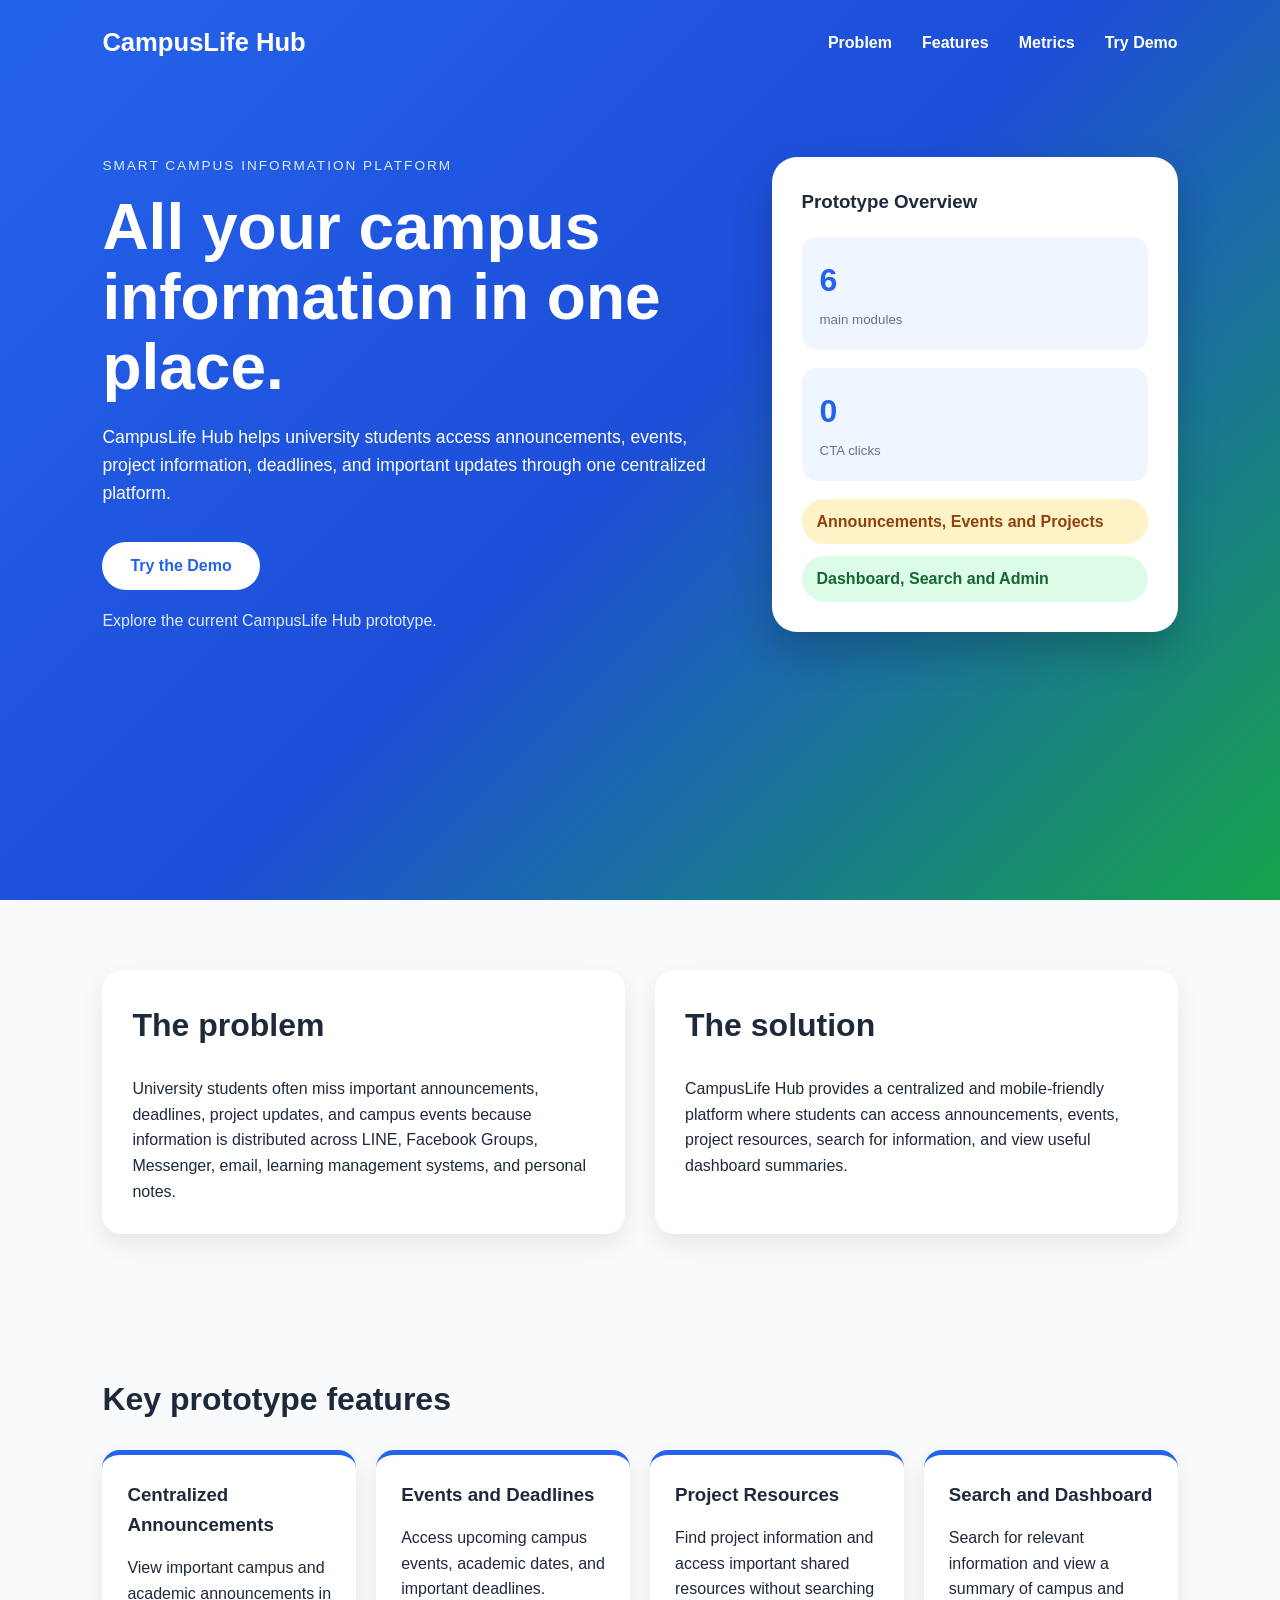
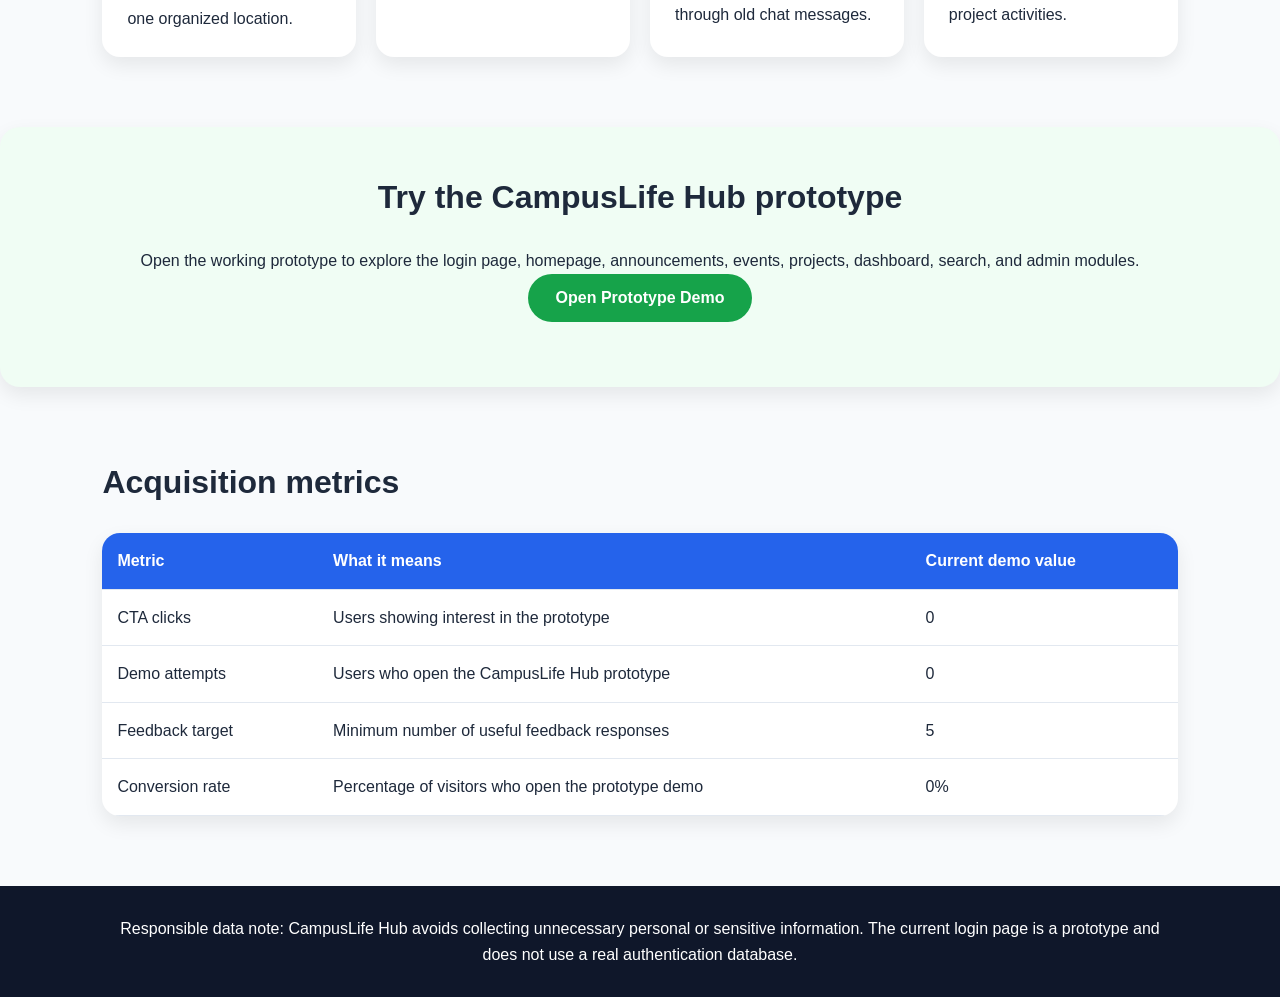
<file: landing-page/index.html>
<!DOCTYPE html>
<html lang="en">
<head>
  <meta charset="UTF-8" />
  <meta name="viewport" content="width=device-width, initial-scale=1.0" />
  <title>CampusLife Hub</title>
  <link rel="stylesheet" href="style.css" />
</head>

<body>
  <header class="hero">
    <nav class="nav">
      <div class="brand">CampusLife Hub</div>

      <div class="nav-links">
        <a href="#problem">Problem</a>
        <a href="#features">Features</a>
        <a href="#metrics">Metrics</a>
        <a href="#try">Try Demo</a>
      </div>
    </nav>

    <section class="hero-content">
      <div class="hero-text">
        <p class="eyebrow">Smart campus information platform</p>

        <h1>All your campus information in one place.</h1>

        <p class="subtitle">
          CampusLife Hub helps university students access announcements,
          events, project information, deadlines, and important updates
          through one centralized platform.
        </p>

        <button id="ctaButton" class="primary-btn">
          Try the Demo
        </button>

        <p class="small-note">
          Explore the current CampusLife Hub prototype.
        </p>
      </div>

      <div class="demo-card">
        <h3>Prototype Overview</h3>

        <div class="metric">
          <span id="reportsCount">6</span>
          <small>main modules</small>
        </div>

        <div class="metric">
          <span id="ctaCount">0</span>
          <small>CTA clicks</small>
        </div>

        <div class="status pending">
          Announcements, Events and Projects
        </div>

        <div class="status resolved">
          Dashboard, Search and Admin
        </div>
      </div>
    </section>
  </header>

  <main>
    <section id="problem" class="section grid-two">
      <div>
        <h2>The problem</h2>

        <p>
          University students often miss important announcements,
          deadlines, project updates, and campus events because information
          is distributed across LINE, Facebook Groups, Messenger, email,
          learning management systems, and personal notes.
        </p>
      </div>

      <div>
        <h2>The solution</h2>

        <p>
          CampusLife Hub provides a centralized and mobile-friendly platform
          where students can access announcements, events, project resources,
          search for information, and view useful dashboard summaries.
        </p>
      </div>
    </section>

    <section id="features" class="section">
      <h2>Key prototype features</h2>

      <div class="cards">
        <article>
          <h3>Centralized Announcements</h3>
          <p>
            View important campus and academic announcements in one organized
            location.
          </p>
        </article>

        <article>
          <h3>Events and Deadlines</h3>
          <p>
            Access upcoming campus events, academic dates, and important
            deadlines.
          </p>
        </article>

        <article>
          <h3>Project Resources</h3>
          <p>
            Find project information and access important shared resources
            without searching through old chat messages.
          </p>
        </article>

        <article>
          <h3>Search and Dashboard</h3>
          <p>
            Search for relevant information and view a summary of campus and
            project activities.
          </p>
        </article>
      </div>
    </section>

    <section id="try" class="section cta-panel">
      <h2>Try the CampusLife Hub prototype</h2>

      <p>
        Open the working prototype to explore the login page, homepage,
        announcements, events, projects, dashboard, search, and admin modules.
      </p>

      <button id="demoButton" class="secondary-btn">
        Open Prototype Demo
      </button>

      <p id="demoMessage" class="message"></p>
    </section>

    <section id="metrics" class="section">
      <h2>Acquisition metrics</h2>

      <table>
        <thead>
          <tr>
            <th>Metric</th>
            <th>What it means</th>
            <th>Current demo value</th>
          </tr>
        </thead>

        <tbody>
          <tr>
            <td>CTA clicks</td>
            <td>Users showing interest in the prototype</td>
            <td id="ctaTableCount">0</td>
          </tr>

          <tr>
            <td>Demo attempts</td>
            <td>Users who open the CampusLife Hub prototype</td>
            <td id="demoCount">0</td>
          </tr>

          <tr>
            <td>Feedback target</td>
            <td>Minimum number of useful feedback responses</td>
            <td>5</td>
          </tr>

          <tr>
            <td>Conversion rate</td>
            <td>Percentage of visitors who open the prototype demo</td>
            <td id="conversionRate">0%</td>
          </tr>
        </tbody>
      </table>
    </section>
  </main>

  <footer>
    <p>
      Responsible data note: CampusLife Hub avoids collecting unnecessary
      personal or sensitive information. The current login page is a prototype
      and does not use a real authentication database.
    </p>
  </footer>

  <script src="script.js"></script>
</body>
</html>
</file>
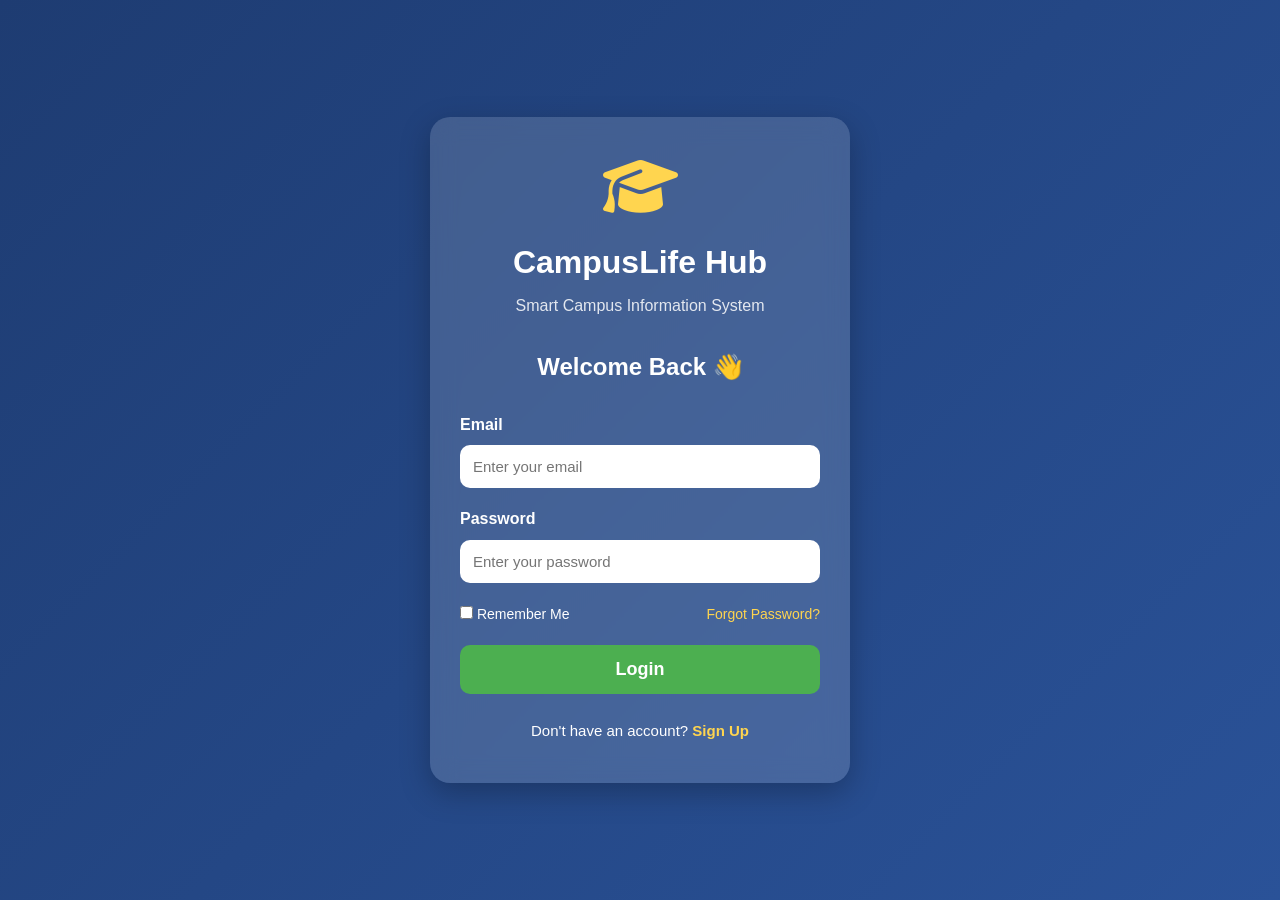
<file: prototype/index.html>
<!DOCTYPE html>
<html lang="en">
<head>
    <meta charset="UTF-8">
    <meta name="viewport" content="width=device-width, initial-scale=1.0">
    <title>CampusLife Hub - Login</title>

    <link rel="stylesheet" href="style.css">

    <link rel="stylesheet"
    href="https://cdnjs.cloudflare.com/ajax/libs/font-awesome/6.5.2/css/all.min.css">
</head>

<body class="login-page">

<div class="login-container">

    <div class="login-card">

        <div class="login-logo">
            <i class="fas fa-graduation-cap"></i>
            <h1>CampusLife Hub</h1>
            <p>Smart Campus Information System</p>
        </div>

        <h2>Welcome Back 👋</h2>

       <form action="homepage.html">

    <div class="input-group">
        <label>Email</label>

        <input
            type="email"
            name="email"
            placeholder="Enter your email"
            required
        >
    </div>

    <div class="input-group">
        <label>Password</label>

        <input
            type="password"
            name="password"
            placeholder="Enter your password"
            required
            minlength="6"
        >
    </div>

    <div class="login-options">

        <label>
            <input type="checkbox">
            Remember Me
        </label>

        <a href="#">Forgot Password?</a>

    </div>

    <button type="submit" class="login-btn">
        Login
    </button>

</form>
        <p class="signup-text">
            Don't have an account?
            <a href="#">Sign Up</a>
        </p>

    </div>

</div>

</body>
</html>
</file>
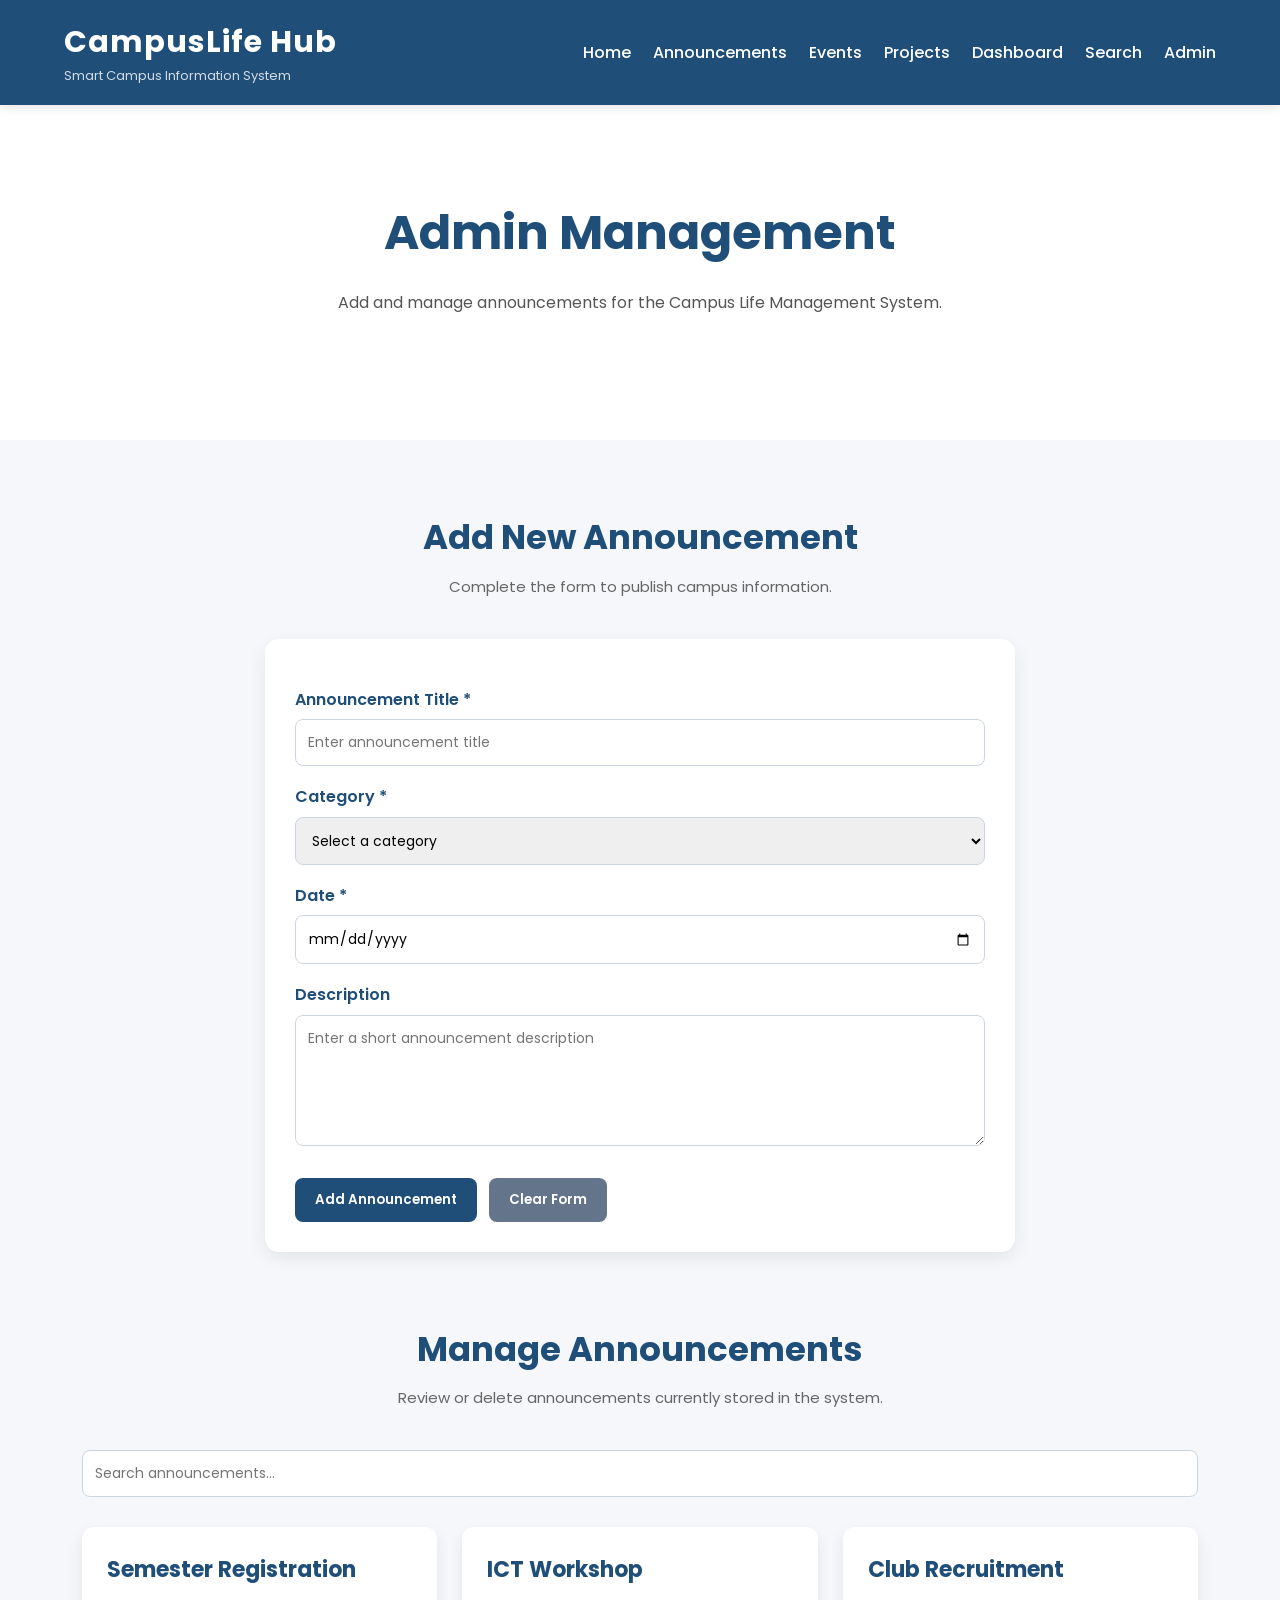
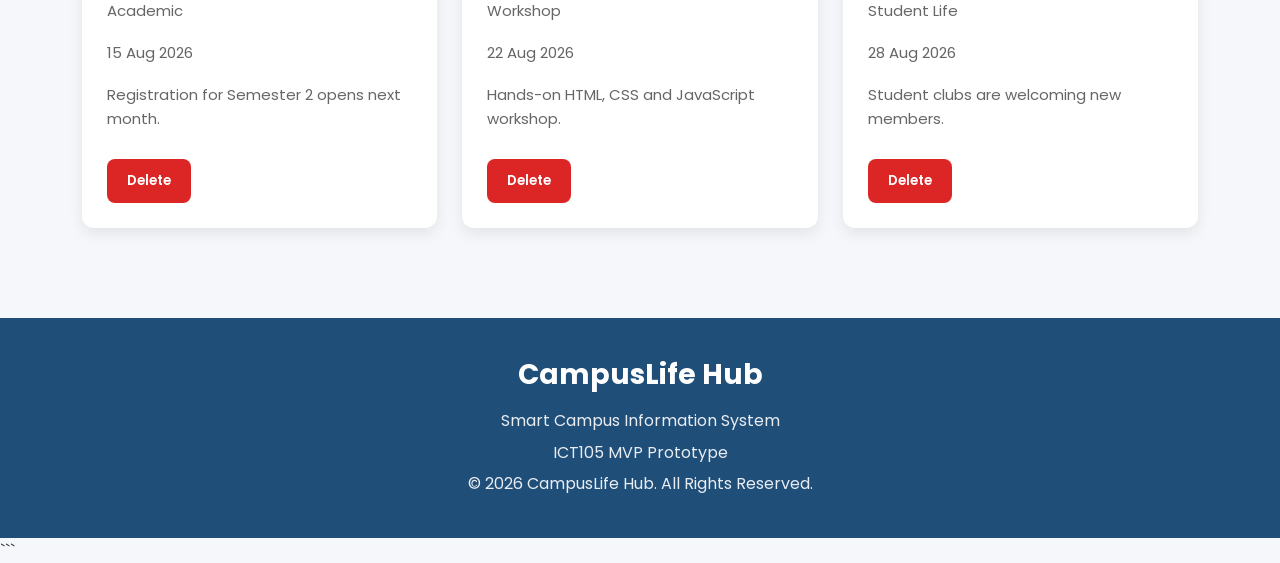
<file: prototype/admin-page.html>
<!DOCTYPE html>
<html lang="en">

<head>
    <meta charset="UTF-8">
    <meta name="viewport" content="width=device-width, initial-scale=1.0">

    <title>Admin Management</title>

    <link rel="stylesheet" href="style.css">

    <link
        href="https://fonts.googleapis.com/css2?family=Poppins:wght@300;400;500;600;700&display=swap"
        rel="stylesheet"
    >
</head>

<body>

<header>
    <div class="container">

        <div class="logo">
            <h2>CampusLife Hub</h2>
            <p>Smart Campus Information System</p>
        </div>

        <nav>
            <ul>
                <li><a href="homepage.html">Home</a></li>
                <li><a href="announcements-page.html">Announcements</a></li>
                <li><a href="events-page.html">Events</a></li>
                <li><a href="projects-page.html">Projects</a></li>
                <li><a href="dashboard-page.html">Dashboard</a></li>
                <li><a href="search-page.html">Search</a></li>
                <li><a href="admin-page.html">Admin</a></li>
            </ul>
        </nav>

    </div>
</header>

<main>

    <section class="hero">
        <div class="hero-content">

            <h1>Admin Management</h1>

            <p>
                Add and manage announcements for the
                Campus Life Management System.
            </p>

        </div>
    </section>

    <section class="admin-section">

        <div class="section-title">
            <h2>Add New Announcement</h2>
            <p>Complete the form to publish campus information.</p>
        </div>

        <div class="admin-form">

            <label for="title">Announcement Title *</label>
            <input
                type="text"
                id="title"
                placeholder="Enter announcement title"
                required
            >

            <label for="category">Category *</label>
            <select id="category" required>
                <option value="">Select a category</option>
                <option value="Academic">Academic</option>
                <option value="Workshop">Workshop</option>
                <option value="Student Life">Student Life</option>
                <option value="Event">Event</option>
                <option value="Emergency">Emergency</option>
            </select>

            <label for="date">Date *</label>
            <input
                type="date"
                id="date"
                required
            >

            <label for="description">Description</label>
            <textarea
                id="description"
                rows="5"
                placeholder="Enter a short announcement description"
            ></textarea>

            <div class="form-buttons">

                <button
                    type="button"
                    class="admin-button"
                    onclick="addAnnouncement()"
                >
                    Add Announcement
                </button>

                <button
                    type="button"
                    class="clear-button"
                    onclick="clearForm()"
                >
                    Clear Form
                </button>

            </div>

        </div>

    </section>

    <section class="manage-section">

        <div class="section-title">
            <h2>Manage Announcements</h2>

            <p>
                Review or delete announcements currently stored
                in the system.
            </p>
        </div>

        <div class="container">

            <input
                type="text"
                id="searchInput"
                placeholder="Search announcements..."
                onkeyup="searchAnnouncement()"
            >

        </div>

        <div
            class="card-container"
            id="announcementList"
        ></div>

    </section>

</main>

<footer>
    <div class="footer-content">

        <h3>CampusLife Hub</h3>

        <p>Smart Campus Information System</p>

        <p>ICT105 MVP Prototype</p>

        <p>© 2026 CampusLife Hub. All Rights Reserved.</p>

    </div>
</footer>

<script src="script.js"></script>

</body>

</html>
```
</file>
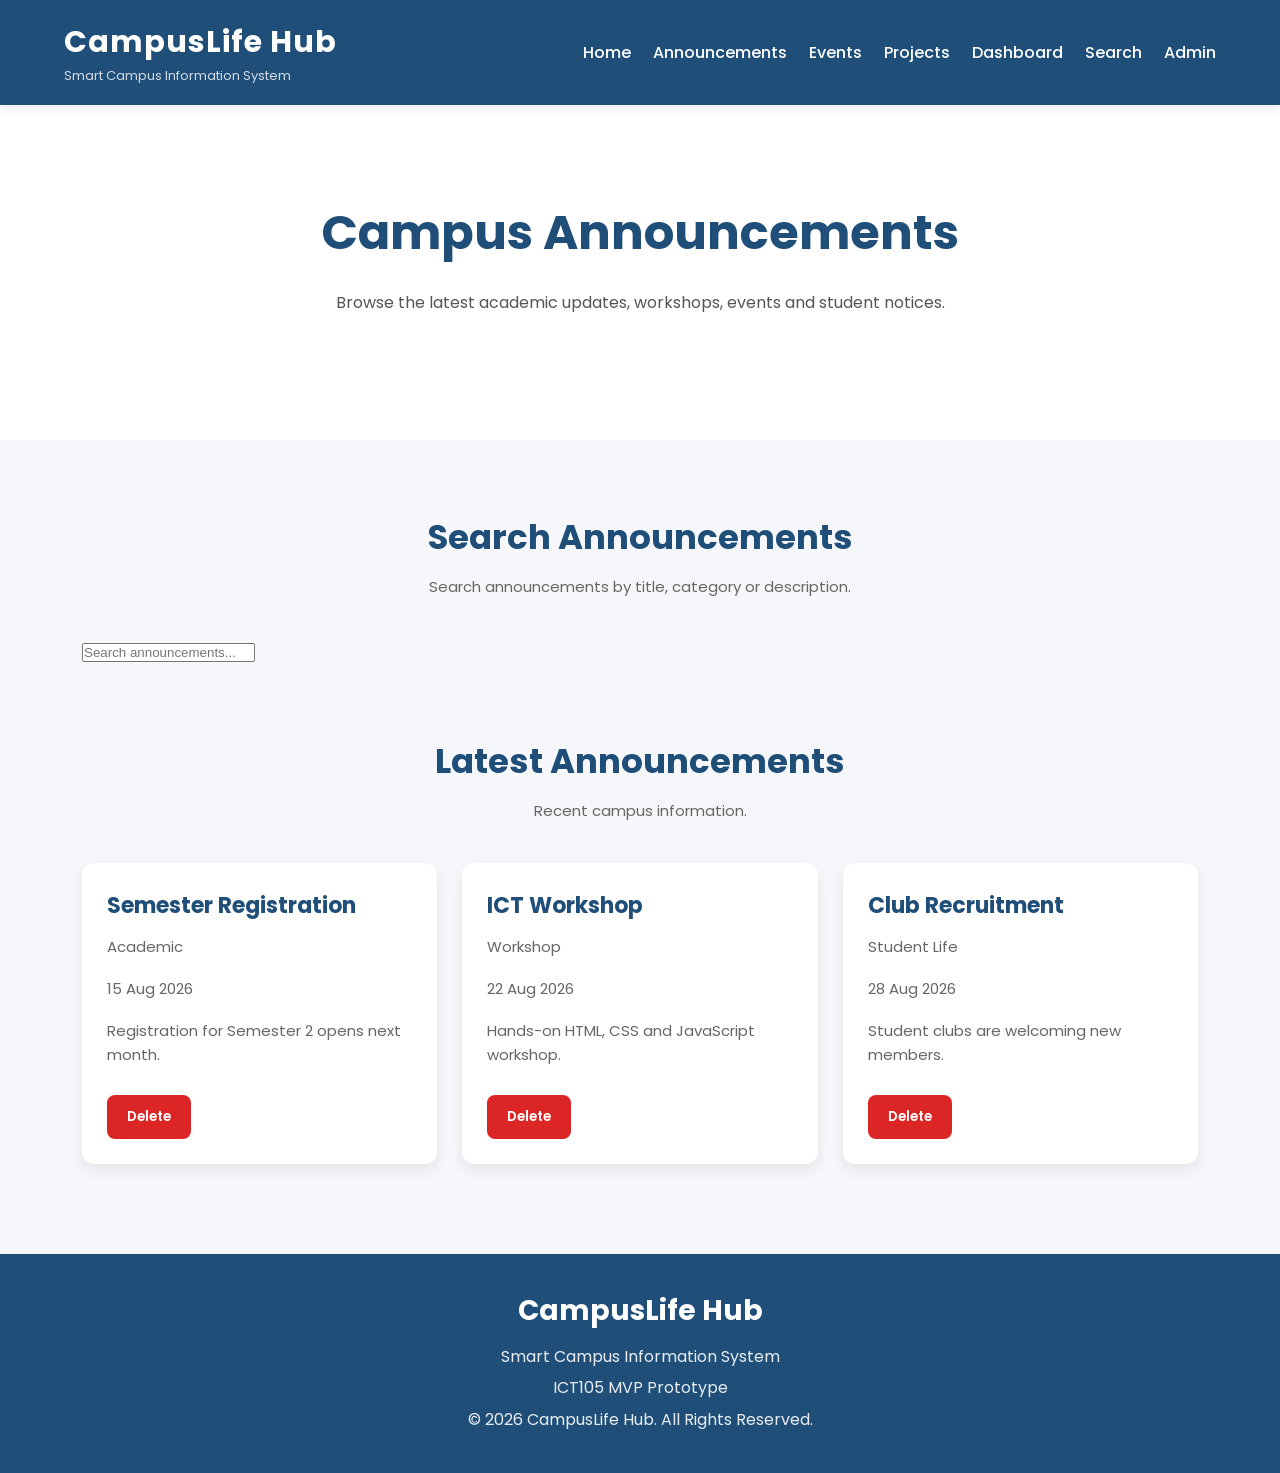
<file: prototype/announcements-page.html>
<!DOCTYPE html>
<html lang="en">

<head>

    <meta charset="UTF-8">

    <meta name="viewport" content="width=device-width, initial-scale=1.0">

    <title>Campus Announcements</title>

    <link rel="stylesheet" href="style.css">

    <link href="https://fonts.googleapis.com/css2?family=Poppins:wght@300;400;500;600;700&display=swap" rel="stylesheet">

</head>

<body>

<header>

    <div class="container">

        <div class="logo">

            <h2>CampusLife Hub</h2>

            <p>Smart Campus Information System</p>

        </div>

        <nav>

            <ul>

                <li><a href="homepage.html">Home</a></li>

                <li><a href="announcements-page.html">Announcements</a></li>

                <li><a href="events-page.html">Events</a></li>

                <li><a href="projects-page.html">Projects</a></li>

                <li><a href="dashboard-page.html">Dashboard</a></li>

                <li><a href="search-page.html">Search</a></li>

                <li><a href="admin-page.html">Admin</a></li>

            </ul>

        </nav>

    </div>

</header>

<main>

<section class="hero">

    <div class="hero-content">

        <h1>Campus Announcements</h1>

        <p>

            Browse the latest academic updates,

            workshops, events and student notices.

        </p>

    </div>

</section>

<section>

    <div class="section-title">

        <h2>Search Announcements</h2>

        <p>

            Search announcements by title,

            category or description.

        </p>

    </div>

    <div class="container">

        <input

            type="text"

            id="searchInput"

            placeholder="Search announcements..."

            onkeyup="searchAnnouncement()"

        >

    </div>

</section>

<section>

    <div class="section-title">

        <h2>Latest Announcements</h2>

        <p>

            Recent campus information.

        </p>

    </div>

    <div

        class="card-container"

        id="announcementList">

    </div>

</section>
<footer>
    <div class="footer-content">
        <h3>CampusLife Hub</h3>

        <p>Smart Campus Information System</p>

        <p>ICT105 MVP Prototype</p>

        <p>© 2026 CampusLife Hub. All Rights Reserved.</p>
    </div>
</footer>

</main>

<script src="script.js"></script>

</body>
</html>
</file>
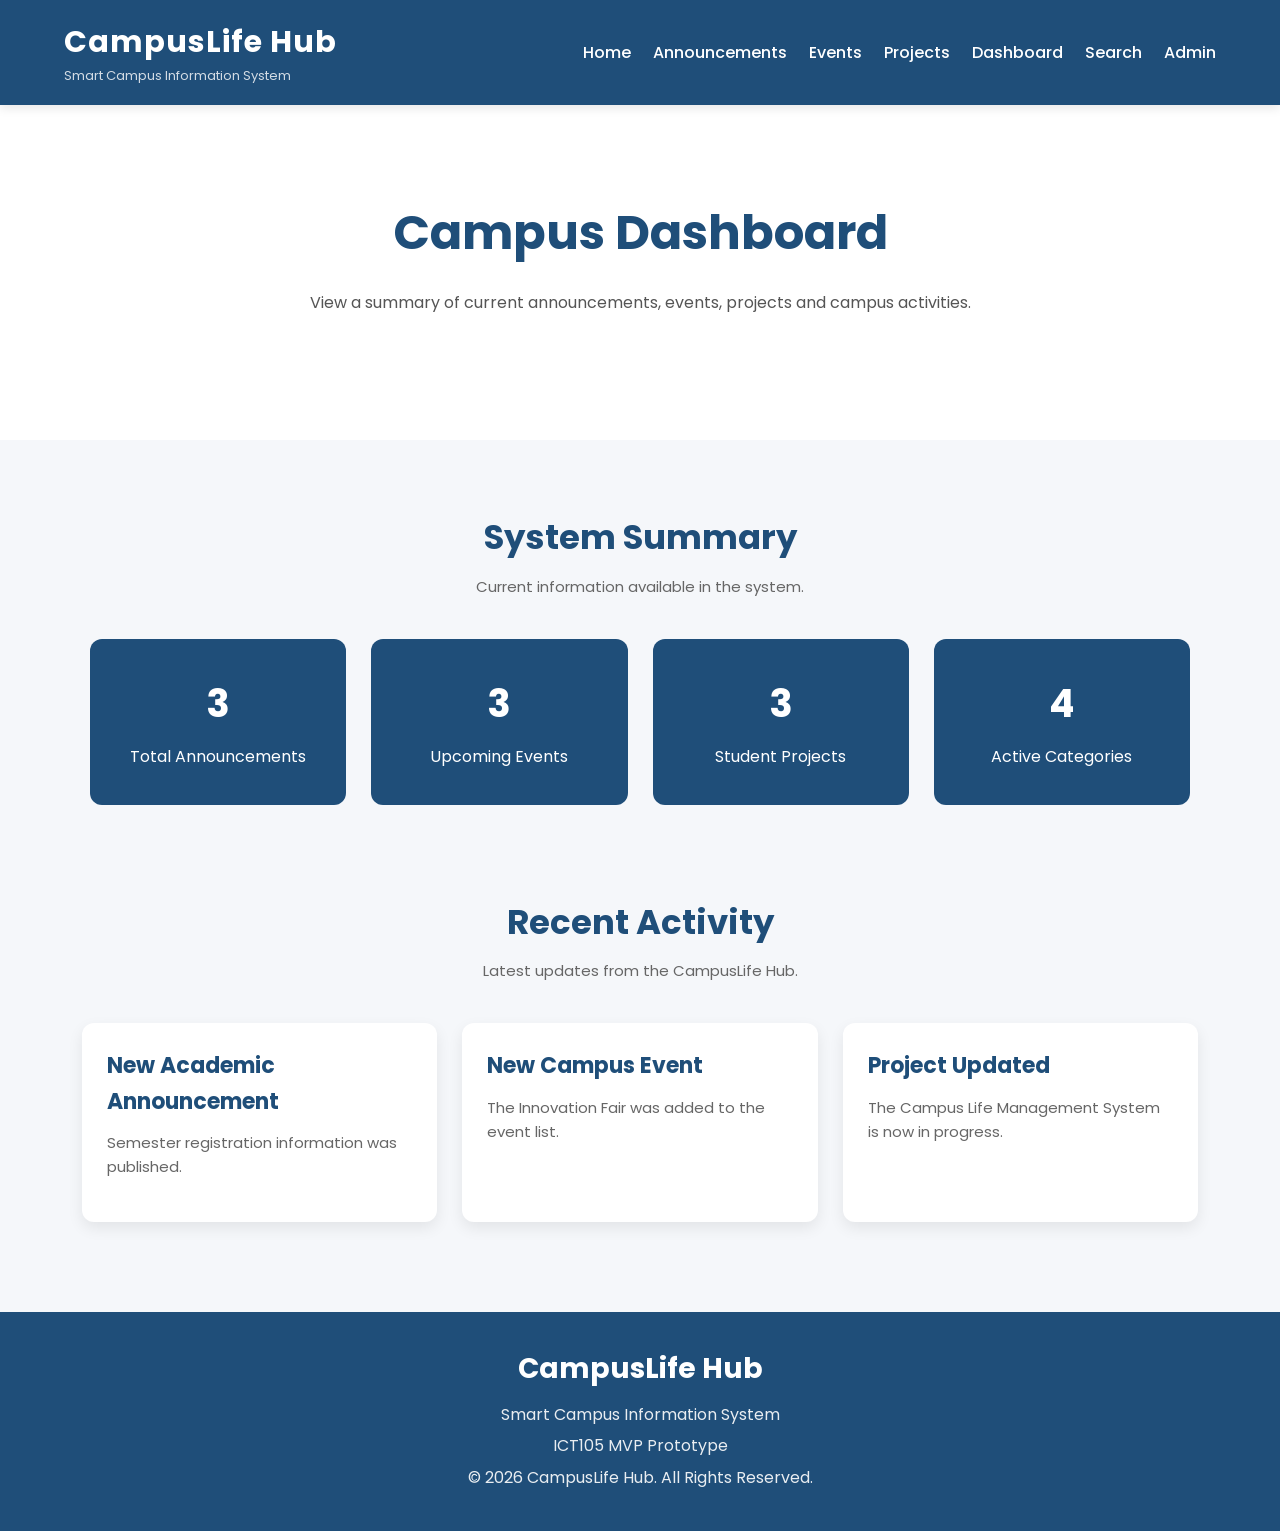
<file: prototype/dashboard-page.html>
<!DOCTYPE html>
<html lang="en">

<head>
    <meta charset="UTF-8">
    <meta name="viewport" content="width=device-width, initial-scale=1.0">

    <title>Campus Dashboard</title>

    <link rel="stylesheet" href="style.css">

    <link href="https://fonts.googleapis.com/css2?family=Poppins:wght@300;400;500;600;700&display=swap" rel="stylesheet">
</head>

<body>

<header>
    <div class="container">

        <div class="logo">
            <h2>CampusLife Hub</h2>
            <p>Smart Campus Information System</p>
        </div>

        <nav>
            <ul>
                <li><a href="homepage.html">Home</a></li>
                <li><a href="announcements-page.html">Announcements</a></li>
                <li><a href="events-page.html">Events</a></li>
                <li><a href="projects-page.html">Projects</a></li>
                <li><a href="dashboard-page.html">Dashboard</a></li>
                <li><a href="search-page.html">Search</a></li>
                <li><a href="admin-page.html">Admin</a></li>
            </ul>
        </nav>

    </div>
</header>

<main>

<section class="hero">
    <div class="hero-content">

        <h1>Campus Dashboard</h1>

        <p>
            View a summary of current announcements,
            events, projects and campus activities.
        </p>

    </div>
</section>

<section class="dashboard-preview">

    <div class="section-title">
        <h2>System Summary</h2>
        <p>Current information available in the system.</p>
    </div>

    <div class="dashboard-grid">

        <div class="dashboard-card">
            <h3 id="totalAnnouncements">0</h3>
            <p>Total Announcements</p>
        </div>

        <div class="dashboard-card">
            <h3>3</h3>
            <p>Upcoming Events</p>
        </div>

        <div class="dashboard-card">
            <h3>3</h3>
            <p>Student Projects</p>
        </div>

        <div class="dashboard-card">
            <h3>4</h3>
            <p>Active Categories</p>
        </div>

    </div>

</section>

<section>

    <div class="section-title">
        <h2>Recent Activity</h2>
        <p>Latest updates from the CampusLife Hub.</p>
    </div>

    <div class="card-container">

        <div class="card">
            <h3>New Academic Announcement</h3>
            <p>Semester registration information was published.</p>
        </div>

        <div class="card">
            <h3>New Campus Event</h3>
            <p>The Innovation Fair was added to the event list.</p>
        </div>

        <div class="card">
            <h3>Project Updated</h3>
            <p>The Campus Life Management System is now in progress.</p>
        </div>

    </div>

</section>
<footer>

    <div class="footer-content">

        <h3>CampusLife Hub</h3>

        <p>Smart Campus Information System</p>

        <p>ICT105 MVP Prototype</p>

        <p>© 2026 CampusLife Hub. All Rights Reserved.</p>

    </div>

</footer>

</main>

<script src="script.js"></script>

</body>

</html>
</file>
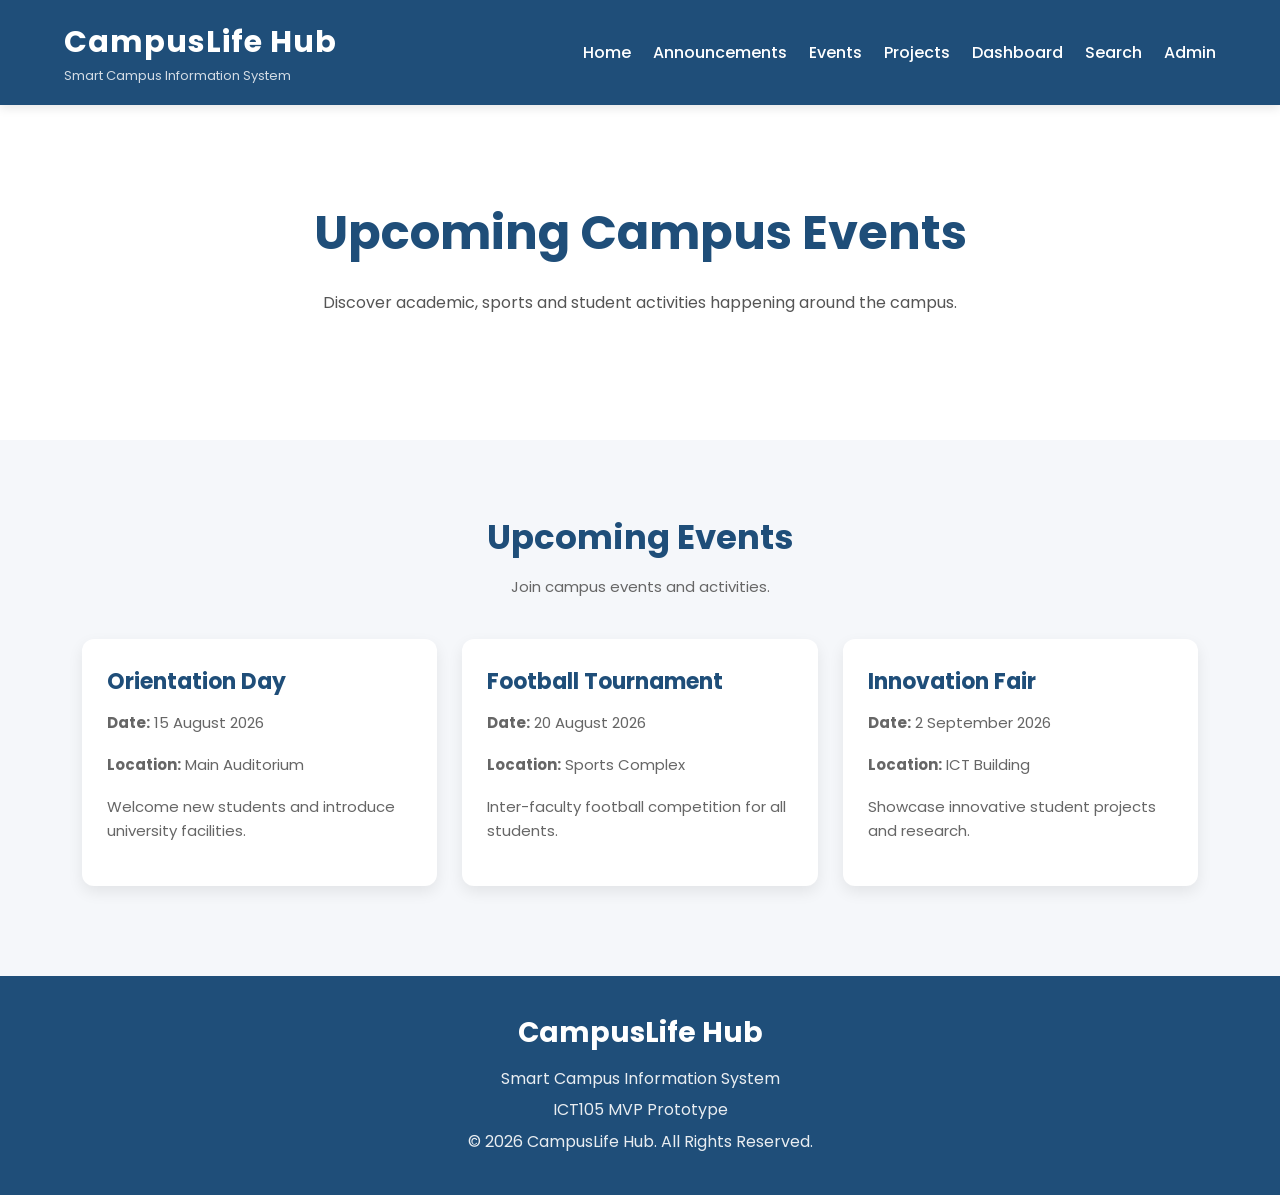
<file: prototype/events-page.html>
<!DOCTYPE html>
<html lang="en">

<head>

    <meta charset="UTF-8">

    <meta name="viewport" content="width=device-width, initial-scale=1.0">

    <title>Campus Events</title>

    <link rel="stylesheet" href="style.css">

    <link href="https://fonts.googleapis.com/css2?family=Poppins:wght@300;400;500;600;700&display=swap" rel="stylesheet">

</head>

<body>

<header>

    <div class="container">

        <div class="logo">

            <h2>CampusLife Hub</h2>

            <p>Smart Campus Information System</p>

        </div>

        <nav>

            <ul>

                <li><a href="homepage.html">Home</a></li>

                <li><a href="announcements-page.html">Announcements</a></li>

                <li><a href="events-page.html">Events</a></li>

                <li><a href="projects-page.html">Projects</a></li>

                <li><a href="dashboard-page.html">Dashboard</a></li>

                <li><a href="search-page.html">Search</a></li>

                <li><a href="admin-page.html">Admin</a></li>

            </ul>

        </nav>

    </div>

</header>

<main>

<section class="hero">

    <div class="hero-content">

        <h1>Upcoming Campus Events</h1>

        <p>

            Discover academic, sports and student activities
            happening around the campus.

        </p>

    </div>

</section>

<section>

    <div class="section-title">

        <h2>Upcoming Events</h2>

        <p>

            Join campus events and activities.

        </p>

    </div>

    <div class="card-container">

        <div class="card">

            <h3>Orientation Day</h3>

            <p><strong>Date:</strong> 15 August 2026</p>

            <p><strong>Location:</strong> Main Auditorium</p>

            <p>
                Welcome new students and introduce
                university facilities.
            </p>

        </div>

        <div class="card">

            <h3>Football Tournament</h3>

            <p><strong>Date:</strong> 20 August 2026</p>

            <p><strong>Location:</strong> Sports Complex</p>

            <p>
                Inter-faculty football competition
                for all students.
            </p>

        </div>

        <div class="card">

            <h3>Innovation Fair</h3>

            <p><strong>Date:</strong> 2 September 2026</p>

            <p><strong>Location:</strong> ICT Building</p>

            <p>
                Showcase innovative student
                projects and research.
            </p>

        </div>

    </div>

</section>
<footer>

    <div class="footer-content">

        <h3>CampusLife Hub</h3>

        <p>Smart Campus Information System</p>

        <p>ICT105 MVP Prototype</p>

        <p>© 2026 CampusLife Hub. All Rights Reserved.</p>

    </div>

</footer>

</main>

<script src="script.js"></script>

</body>

</html>
</file>
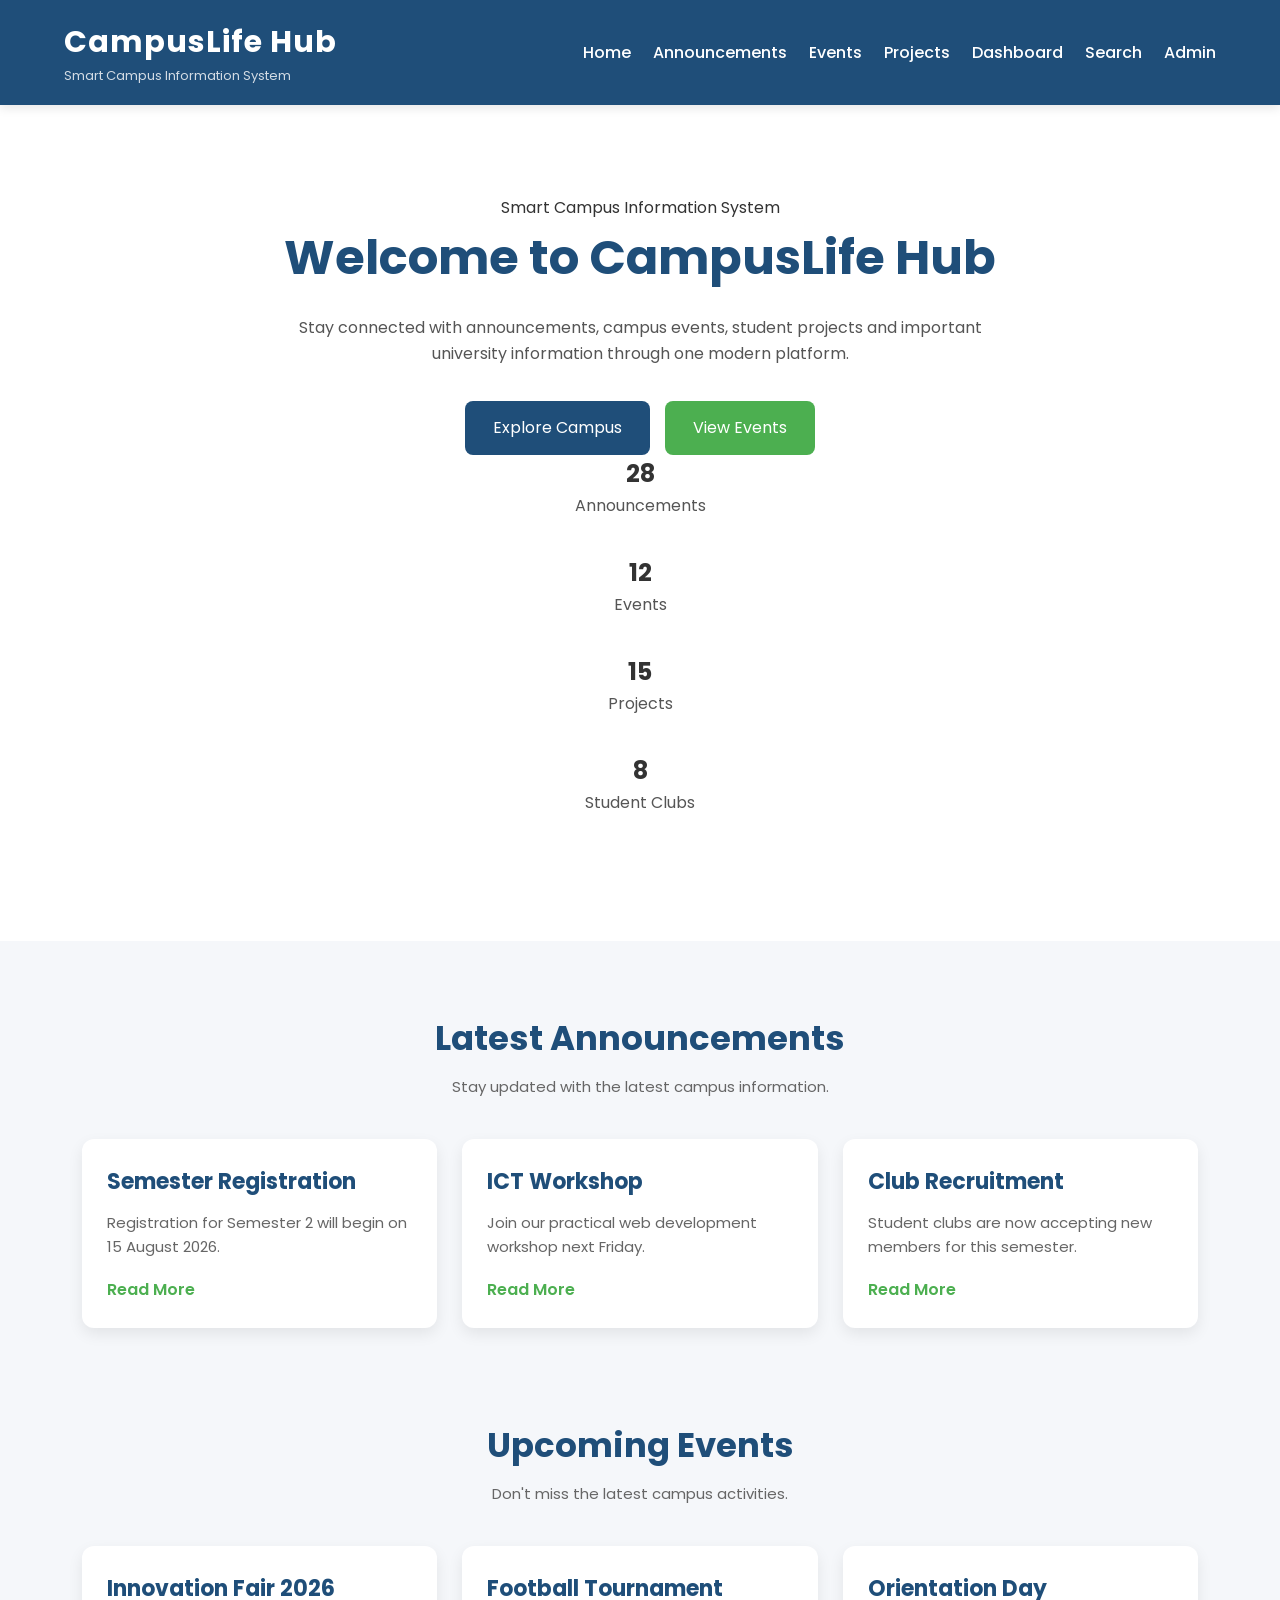
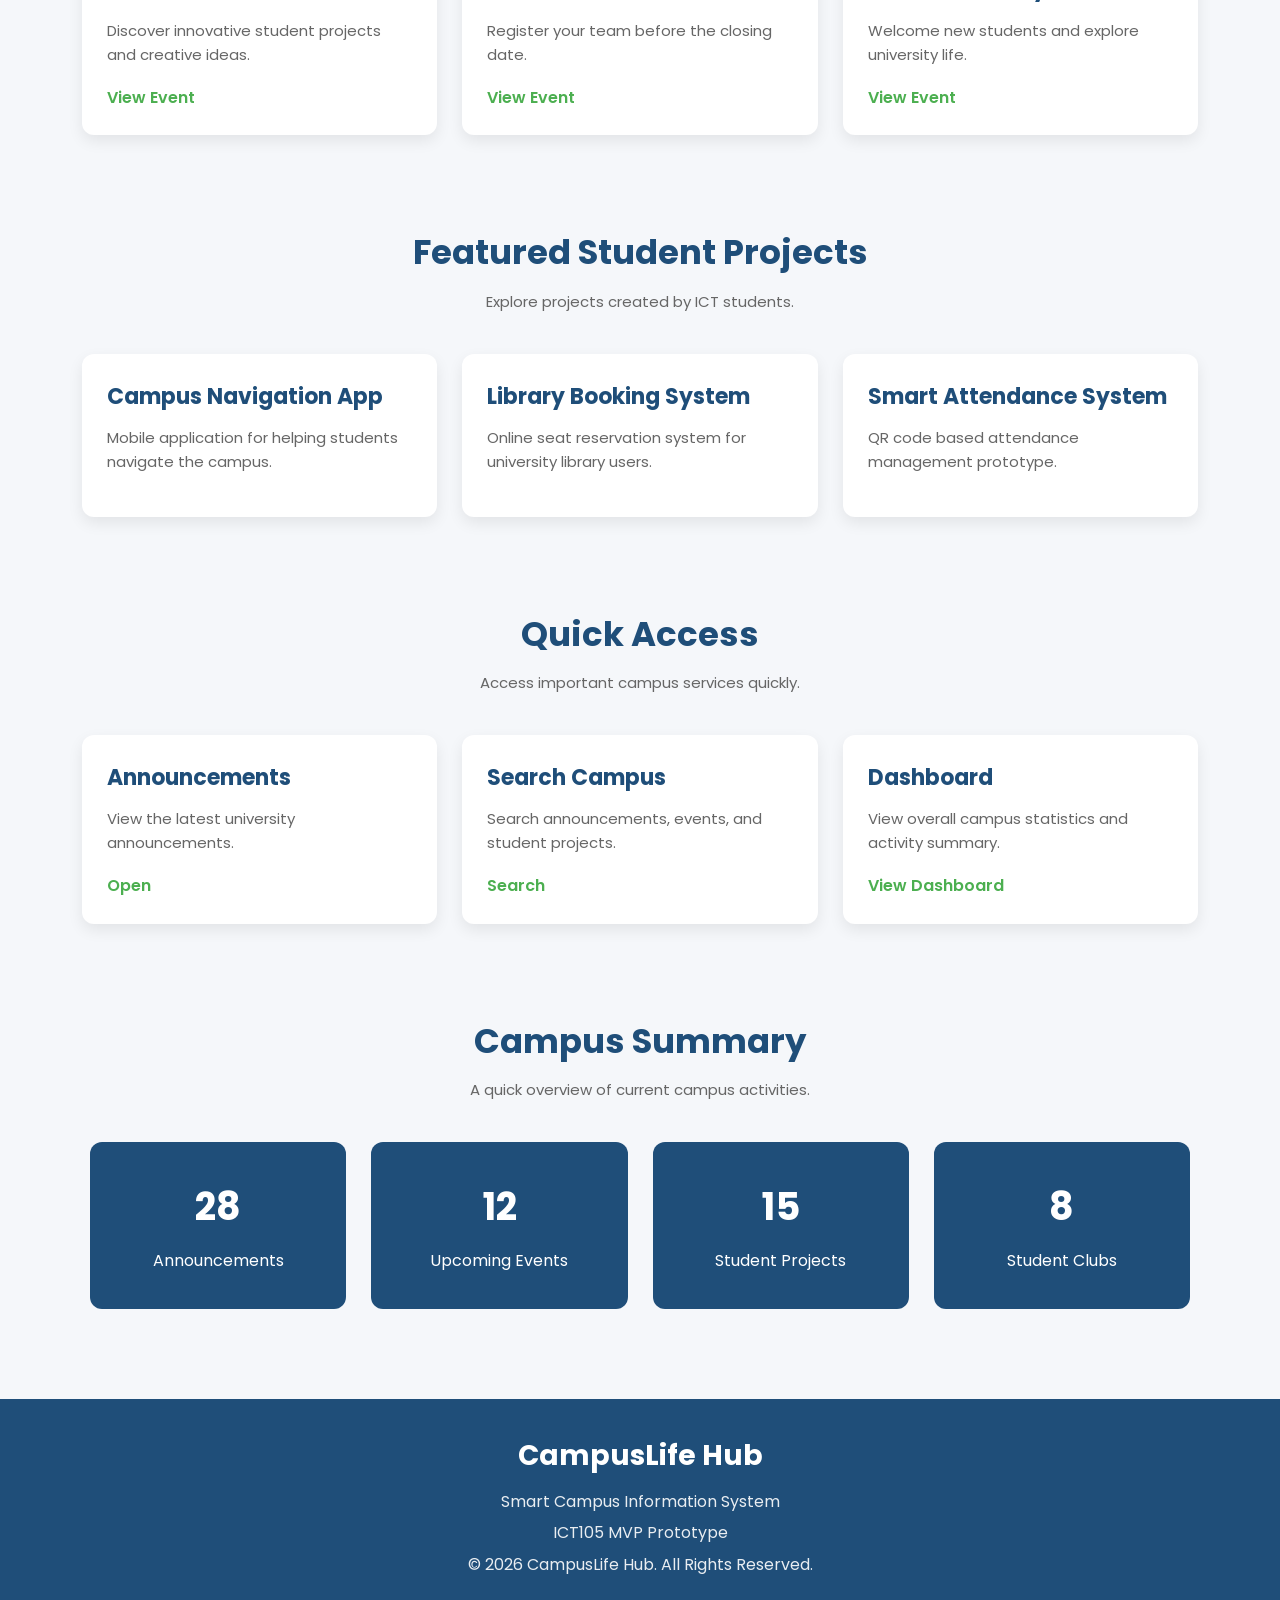
<file: prototype/homepage.html>
<!DOCTYPE html>
<html lang="en">
<head>
    <meta charset="UTF-8">
    <meta name="viewport" content="width=device-width, initial-scale=1.0">

    <title>Campus Life Hub</title>

    <link rel="stylesheet" href="style.css">

    <link href="https://fonts.googleapis.com/css2?family=Poppins:wght@300;400;500;600;700&display=swap" rel="stylesheet">
</head>

<body>

<header>

    <div class="container">

        <div class="logo">

            <h2>CampusLife Hub</h2>

            <p>Smart Campus Information System</p>

        </div>

        <nav>

            <ul>

                <li><a href="homepage.html">Home</a></li>

                <li><a href="announcements-page.html">Announcements</a></li>

                <li><a href="events-page.html">Events</a></li>

                <li><a href="projects-page.html">Projects</a></li>

                <li><a href="dashboard-page.html">Dashboard</a></li>

                <li><a href="search-page.html">Search</a></li>

                <li><a href="admin-page.html">Admin</a></li>

            </ul>

        </nav>

    </div>

</header>

<main>

<section class="hero">

    <div class="container hero-layout">

        <div class="hero-content">

            <span class="hero-tag">
                Smart Campus Information System
            </span>

            <h1>Welcome to CampusLife Hub</h1>

            <p>
                Stay connected with announcements, campus events,
                student projects and important university information
                through one modern platform.
            </p>

            <div class="hero-buttons">

                <a href="announcements-page.html" class="btn-primary">
                    Explore Campus
                </a>

                <a href="events-page.html" class="btn-secondary">
                    View Events
                </a>

            </div>

        </div>

        <div class="hero-stats">

            <div class="stat-card">

                <h2>28</h2>

                <p>Announcements</p>

            </div>

            <div class="stat-card">

                <h2>12</h2>

                <p>Events</p>

            </div>

            <div class="stat-card">

                <h2>15</h2>

                <p>Projects</p>

            </div>

            <div class="stat-card">

                <h2>8</h2>

                <p>Student Clubs</p>

            </div>

        </div>

    </div>

</section>

<section class="latest-news">

    <div class="section-title">

        <h2>Latest Announcements</h2>

        <p>
            Stay updated with the latest campus information.
        </p>

    </div>

    <div class="card-container">

        <div class="card">

            <h3>Semester Registration</h3>

            <p>
                Registration for Semester 2 will begin
                on 15 August 2026.
            </p>

            <a href="announcement-detail.html">
                Read More
            </a>

        </div>

        <div class="card">

            <h3>ICT Workshop</h3>

            <p>
                Join our practical web development
                workshop next Friday.
            </p>

            <a href="announcement-detail.html">
                Read More
            </a>

        </div>

        <div class="card">

            <h3>Club Recruitment</h3>

            <p>
                Student clubs are now accepting
                new members for this semester.
            </p>

            <a href="announcement-detail.html">
                Read More
            </a>

        </div>

    </div>

</section>

    <section class="events-section">

    <div class="section-title">

        <h2>Upcoming Events</h2>

        <p>
            Don't miss the latest campus activities.
        </p>

    </div>

    <div class="card-container">

        <div class="card">

            <h3>Innovation Fair 2026</h3>

            <p>
                Discover innovative student projects
                and creative ideas.
            </p>

            <a href="events-page.html">
                View Event
            </a>

        </div>

        <div class="card">

            <h3>Football Tournament</h3>

            <p>
                Register your team before
                the closing date.
            </p>

            <a href="events-page.html">
                View Event
            </a>

        </div>

        <div class="card">

            <h3>Orientation Day</h3>

            <p>
                Welcome new students and
                explore university life.
            </p>

            <a href="events-page.html">
                View Event
            </a>

        </div>

    </div>

</section>

<section class="projects-section">

    <div class="section-title">

        <h2>Featured Student Projects</h2>

        <p>
            Explore projects created by ICT students.
        </p>

    </div>

    <div class="card-container">

        <div class="card">

            <h3>Campus Navigation App</h3>

            <p>
                Mobile application for helping
                students navigate the campus.
            </p>

        </div>

        <div class="card">

            <h3>Library Booking System</h3>

            <p>
                Online seat reservation system
                for university library users.
            </p>

        </div>

        <div class="card">

            <h3>Smart Attendance System</h3>

            <p>
                QR code based attendance
                management prototype.
            </p>

        </div>

    </div>

</section>

<section class="quick-access">

    <div class="section-title">

        <h2>Quick Access</h2>

        <p>
            Access important campus services quickly.
        </p>

    </div>

    <div class="card-container">

        <div class="card">

            <h3>Announcements</h3>

            <p>
                View the latest university announcements.
            </p>

            <a href="announcements-page.html">
                Open
            </a>

        </div>

        <div class="card">

            <h3>Search Campus</h3>

            <p>
                Search announcements, events,
                and student projects.
            </p>

            <a href="search-page.html">
                Search
            </a>

        </div>

        <div class="card">

            <h3>Dashboard</h3>

            <p>
                View overall campus statistics
                and activity summary.
            </p>

            <a href="dashboard-page.html">
                View Dashboard
            </a>

        </div>

    </div>

</section>
<section class="dashboard-preview">

    <div class="section-title">

        <h2>Campus Summary</h2>

        <p>
            A quick overview of current campus activities.
        </p>

    </div>

    <div class="dashboard-grid">

        <div class="dashboard-card">

            <h3>28</h3>

            <p>Announcements</p>

        </div>

        <div class="dashboard-card">

            <h3>12</h3>

            <p>Upcoming Events</p>

        </div>

        <div class="dashboard-card">

            <h3>15</h3>

            <p>Student Projects</p>

        </div>

        <div class="dashboard-card">

            <h3>8</h3>

            <p>Student Clubs</p>

        </div>

    </div>

</section>

<footer>

    <div class="footer-content">

        <h3>CampusLife Hub</h3>

        <p>
            Smart Campus Information System
        </p>

        <p>
            ICT105 MVP Prototype
        </p>

        <p>
            © 2026 CampusLife Hub. All Rights Reserved.
        </p>

    </div>

</footer>

</main>
<script src="script.js"></script>
</body>

</html>
</file>
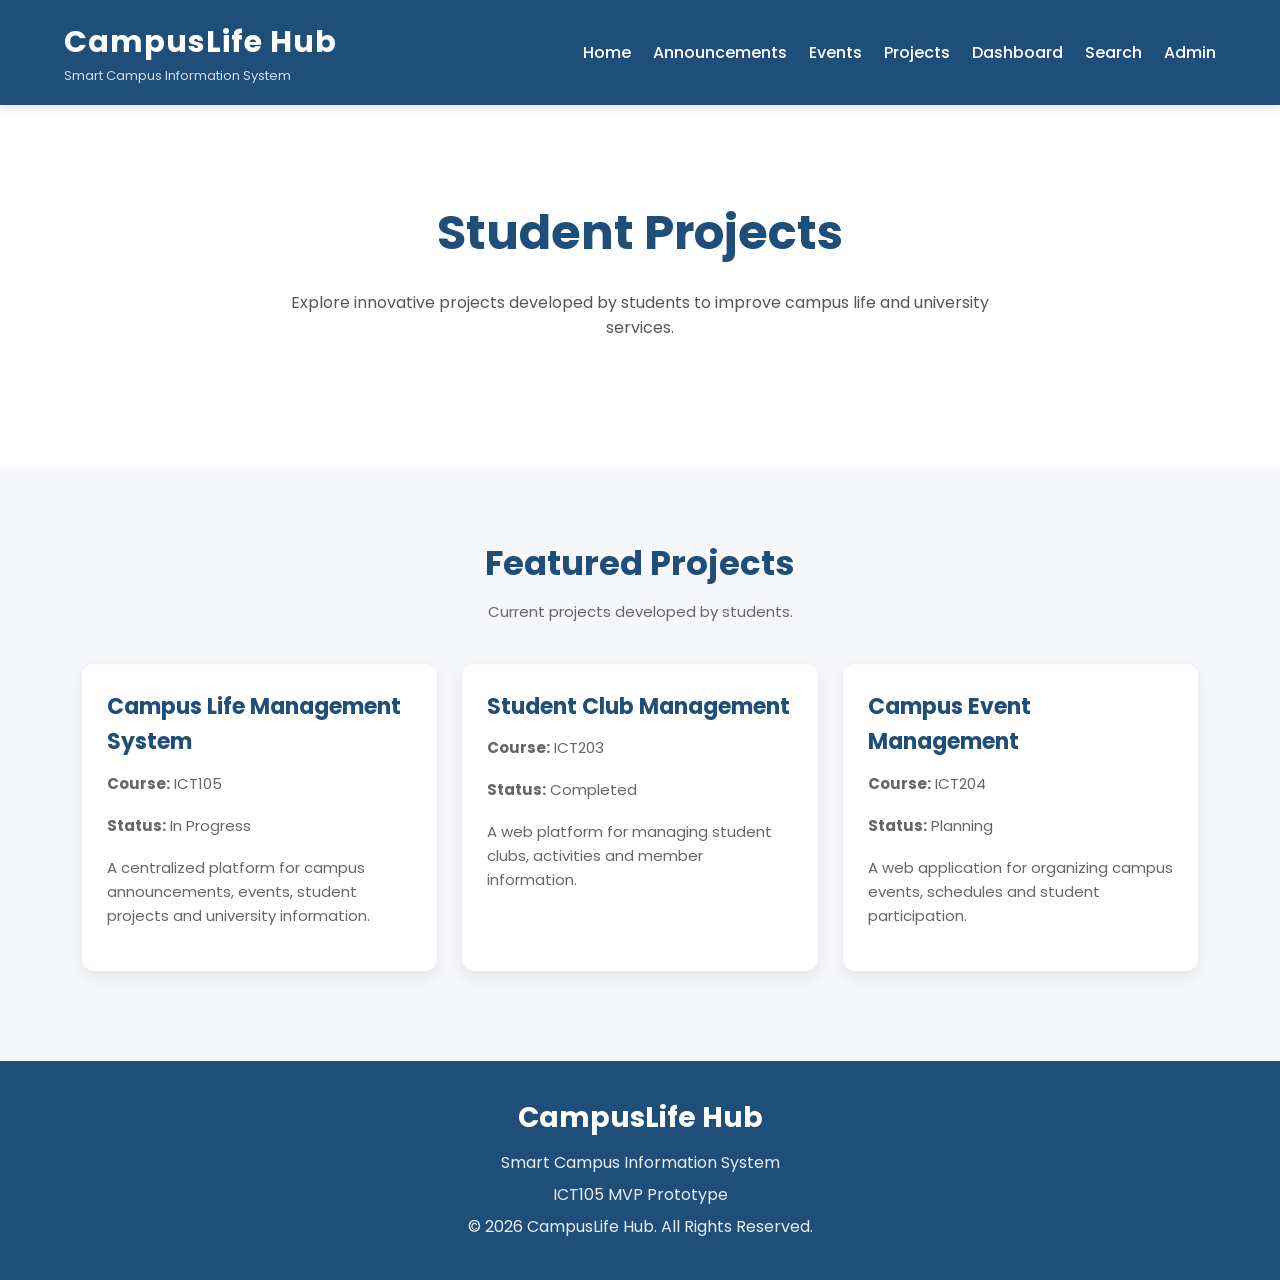
<file: prototype/projects-page.html>
<!DOCTYPE html>
<html lang="en">

<head>

    <meta charset="UTF-8">

    <meta name="viewport" content="width=device-width, initial-scale=1.0">

    <title>Student Projects</title>

    <link rel="stylesheet" href="style.css">

    <link href="https://fonts.googleapis.com/css2?family=Poppins:wght@300;400;500;600;700&display=swap" rel="stylesheet">

</head>

<body>

<header>

    <div class="container">

        <div class="logo">

            <h2>CampusLife Hub</h2>

            <p>Smart Campus Information System</p>

        </div>

        <nav>

            <ul>

                <li><a href="index.html">Home</a></li>

                <li><a href="announcements-page.html">Announcements</a></li>

                <li><a href="events-page.html">Events</a></li>

                <li><a href="projects-page.html">Projects</a></li>

                <li><a href="dashboard-page.html">Dashboard</a></li>

                <li><a href="search-page.html">Search</a></li>

                <li><a href="admin-page.html">Admin</a></li>

            </ul>

        </nav>

    </div>

</header>

<main>

<section class="hero">

    <div class="hero-content">

        <h1>Student Projects</h1>

        <p>

            Explore innovative projects developed by students
            to improve campus life and university services.

        </p>

    </div>

</section>

<section>

    <div class="section-title">

        <h2>Featured Projects</h2>

        <p>

            Current projects developed by students.

        </p>

    </div>

    <div class="card-container">

        <div class="card">

            <h3>Campus Life Management System</h3>

            <p><strong>Course:</strong> ICT105</p>

            <p><strong>Status:</strong> In Progress</p>

            <p>
                A centralized platform for campus announcements,
                events, student projects and university information.
            </p>

        </div>

        <div class="card">

            <h3>Student Club Management</h3>

            <p><strong>Course:</strong> ICT203</p>

            <p><strong>Status:</strong> Completed</p>

            <p>
                A web platform for managing student clubs,
                activities and member information.
            </p>

        </div>

        <div class="card">

            <h3>Campus Event Management</h3>

            <p><strong>Course:</strong> ICT204</p>

            <p><strong>Status:</strong> Planning</p>

            <p>
                A web application for organizing campus events,
                schedules and student participation.
            </p>

        </div>

    </div>

</section>
<footer>

    <div class="footer-content">

        <h3>CampusLife Hub</h3>

        <p>Smart Campus Information System</p>

        <p>ICT105 MVP Prototype</p>

        <p>© 2026 CampusLife Hub. All Rights Reserved.</p>

    </div>

</footer>

</main>

<script src="script.js"></script>

</body>

</html>
</file>
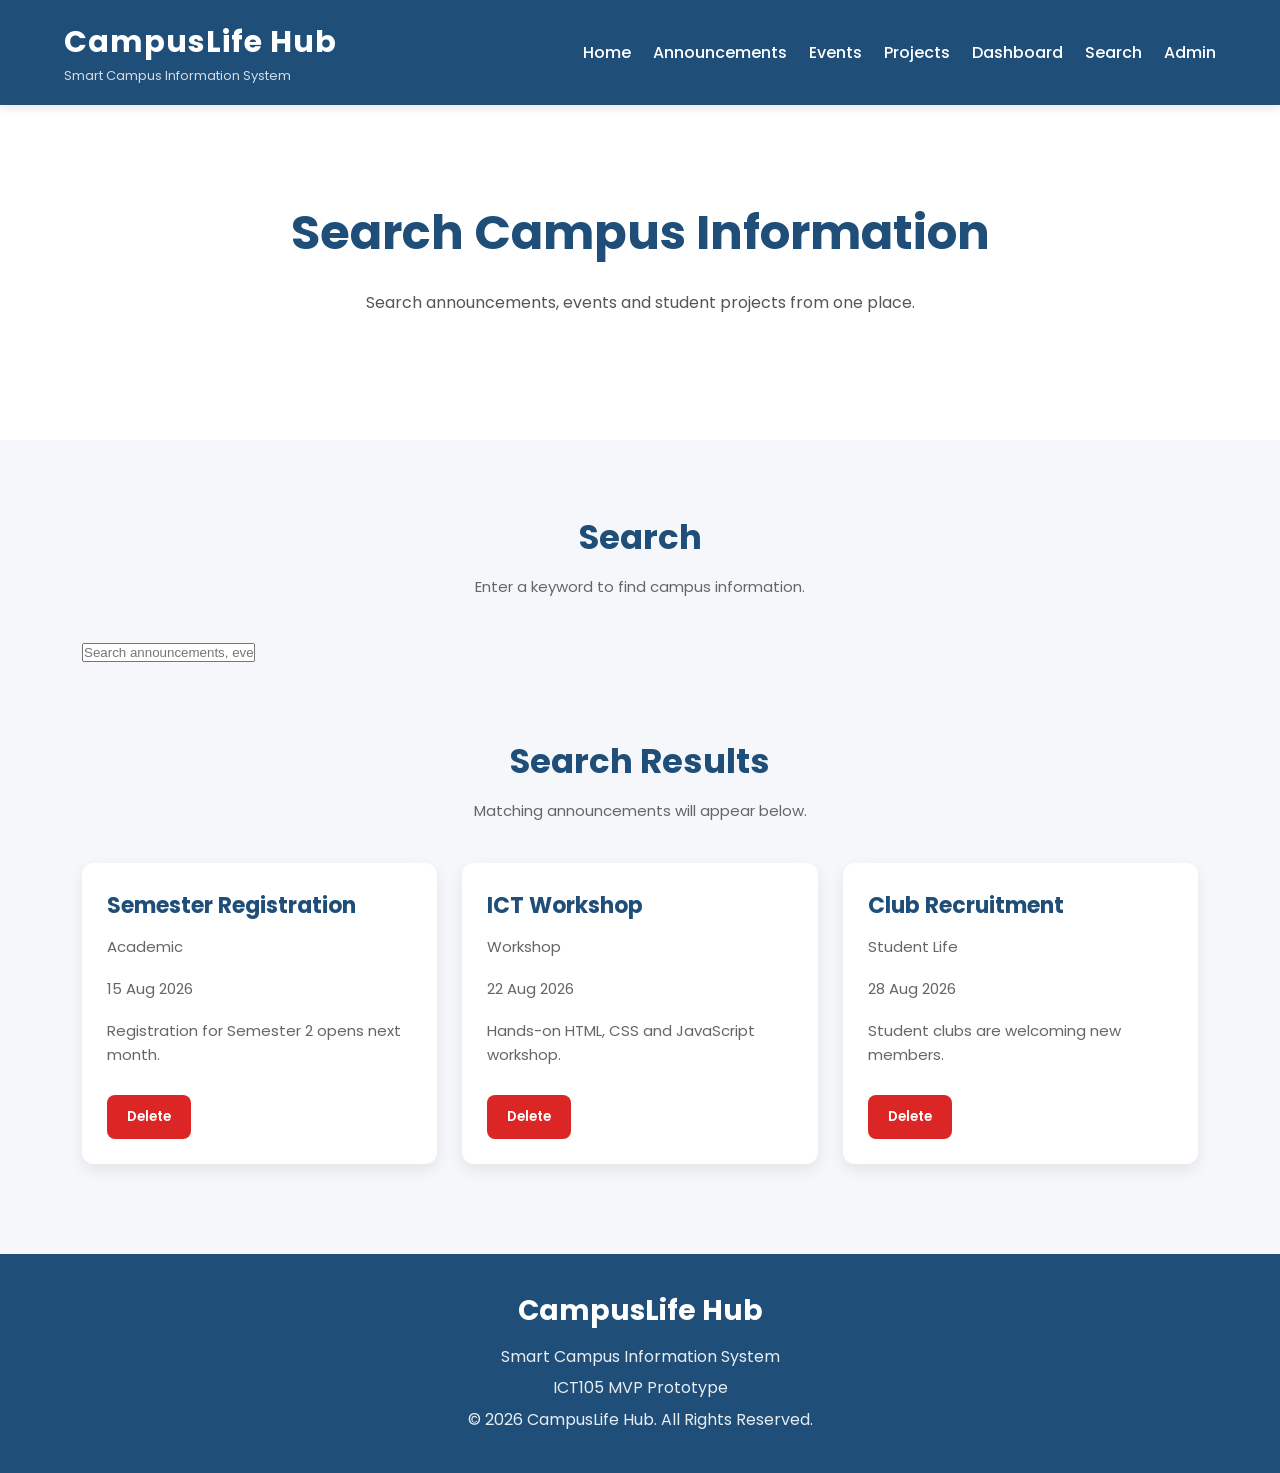
<file: prototype/search-page.html>
<!DOCTYPE html>
<html lang="en">

<head>

    <meta charset="UTF-8">

    <meta name="viewport" content="width=device-width, initial-scale=1.0">

    <title>Search Campus Information</title>

    <link rel="stylesheet" href="style.css">

    <link href="https://fonts.googleapis.com/css2?family=Poppins:wght@300;400;500;600;700&display=swap" rel="stylesheet">

</head>

<body>

<header>

    <div class="container">

        <div class="logo">

            <h2>CampusLife Hub</h2>

            <p>Smart Campus Information System</p>

        </div>

        <nav>

            <ul>

                <li><a href="index.html">Home</a></li>

                <li><a href="announcements-page.html">Announcements</a></li>

                <li><a href="events-page.html">Events</a></li>

                <li><a href="projects-page.html">Projects</a></li>

                <li><a href="dashboard-page.html">Dashboard</a></li>

                <li><a href="search-page.html">Search</a></li>

                <li><a href="admin-page.html">Admin</a></li>

            </ul>

        </nav>

    </div>

</header>

<main>

<section class="hero">

    <div class="hero-content">

        <h1>Search Campus Information</h1>

        <p>

            Search announcements, events and student
            projects from one place.

        </p>

    </div>

</section>

<section>

    <div class="section-title">

        <h2>Search</h2>

        <p>

            Enter a keyword to find campus information.

        </p>

    </div>

    <div class="container">

        <input

            type="text"

            id="searchInput"

            placeholder="Search announcements, events or projects..."

            onkeyup="searchAnnouncement()"

        >

    </div>

</section>

<section>

    <div class="section-title">

        <h2>Search Results</h2>

        <p>

            Matching announcements will appear below.

        </p>

    </div>

    <div

        class="card-container"

        id="announcementList">

    </div>

</section>
<footer>
    <div class="footer-content">
        <h3>CampusLife Hub</h3>
        <p>Smart Campus Information System</p>
        <p>ICT105 MVP Prototype</p>
        <p>© 2026 CampusLife Hub. All Rights Reserved.</p>
    </div>
</footer>

</main>

<script src="script.js"></script>

</body>
</html>
</file>
<file: landing-page/style.css>
:root {
  --primary: #2563eb;
  --secondary: #16a34a;
  --accent: #f59e0b;
  --light: #f8fafc;
  --dark: #1e293b;
  --muted: #64748b;
  --white: #ffffff;
}

*{
  margin:0;
  padding:0;
  box-sizing:border-box;
}

html{
  scroll-behavior:smooth;
}

body{
  font-family:Arial, Helvetica, sans-serif;
  background:var(--light);
  color:var(--dark);
  line-height:1.6;
}

/* ===========================
   Navigation
=========================== */

.hero{
  background:linear-gradient(135deg,#2563eb,#1d4ed8,#16a34a);
  color:white;
  min-height:100vh;
}

.nav{
  display:flex;
  justify-content:space-between;
  align-items:center;
  padding:22px 8%;
}

.brand{
  font-size:1.6rem;
  font-weight:bold;
}

.nav-links{
  display:flex;
  gap:30px;
}

.nav-links a{
  color:white;
  text-decoration:none;
  font-weight:600;
  transition:.3s;
}

.nav-links a:hover{
  color:#dbeafe;
}

/* ===========================
   Hero
=========================== */

.hero-content{
  display:grid;
  grid-template-columns:1.2fr .8fr;
  align-items:center;
  gap:60px;
  padding:70px 8%;
}

.eyebrow{
  text-transform:uppercase;
  letter-spacing:2px;
  color:#dbeafe;
  font-size:.85rem;
  margin-bottom:15px;
}

.hero-text h1{
  font-size:4rem;
  line-height:1.1;
  margin-bottom:20px;
}

.subtitle{
  font-size:1.1rem;
  max-width:650px;
  margin-bottom:35px;
}

.small-note{
  margin-top:18px;
  color:#dbeafe;
}

/* ===========================
   Buttons
=========================== */

.primary-btn,
.secondary-btn{

  padding:15px 28px;
  border:none;
  border-radius:999px;
  cursor:pointer;
  font-size:1rem;
  font-weight:bold;
  transition:.3s;
}

.primary-btn{
  background:white;
  color:var(--primary);
}

.primary-btn:hover{
  transform:translateY(-3px);
}

.secondary-btn{
  background:var(--secondary);
  color:white;
}

.secondary-btn:hover{
  background:#15803d;
}

/* ===========================
   Demo Card
=========================== */

.demo-card{
  background:white;
  color:var(--dark);
  padding:30px;
  border-radius:25px;
  box-shadow:0 20px 40px rgba(0,0,0,.2);
}

.demo-card h3{
  margin-bottom:20px;
}

.metric{
  background:#eff6ff;
  border-radius:15px;
  padding:18px;
  margin-bottom:18px;
}

.metric span{
  display:block;
  font-size:2rem;
  font-weight:bold;
  color:var(--primary);
}

.metric small{
  color:var(--muted);
}

.status{
  margin-top:12px;
  padding:10px 15px;
  border-radius:999px;
  font-weight:bold;
}

.pending{
  background:#fef3c7;
  color:#92400e;
}

.resolved{
  background:#dcfce7;
  color:#166534;
}

/* ===========================
   Sections
=========================== */

.section{
  padding:70px 8%;
}

.section h2{
  margin-bottom:25px;
  font-size:2rem;
}

/* ===========================
   Problem
=========================== */

.grid-two{
  display:grid;
  grid-template-columns:repeat(2,1fr);
  gap:30px;
}

.grid-two div{
  background:white;
  padding:30px;
  border-radius:20px;
  box-shadow:0 10px 25px rgba(0,0,0,.08);
}

/* ===========================
   Cards
=========================== */

.cards{
  display:grid;
  grid-template-columns:repeat(4,1fr);
  gap:20px;
}

.cards article{
  background:white;
  padding:25px;
  border-radius:18px;
  box-shadow:0 8px 20px rgba(0,0,0,.08);
  border-top:5px solid var(--primary);
}

.cards h3{
  margin-bottom:15px;
}

/* ===========================
   CTA
=========================== */

.cta-panel{
  background:#f0fdf4;
  border-radius:20px;
  text-align:center;
  padding:45px;
  box-shadow:0 8px 20px rgba(0,0,0,.08);
}

.message{
  margin-top:20px;
  color:var(--secondary);
  font-weight:bold;
}

/* ===========================
   Table
=========================== */

table{
  width:100%;
  border-collapse:collapse;
  background:white;
  border-radius:18px;
  overflow:hidden;
  box-shadow:0 8px 20px rgba(0,0,0,.08);
}

th{
  background:var(--primary);
  color:white;
}

th,
td{
  padding:15px;
  border-bottom:1px solid #e2e8f0;
  text-align:left;
}

/* ===========================
   Footer
=========================== */

footer{
  background:#0f172a;
  color:white;
  text-align:center;
  padding:30px 8%;
}

/* ===========================
   Responsive
=========================== */

@media(max-width:900px){

.hero-content{
grid-template-columns:1fr;
text-align:center;
}

.hero-text h1{
font-size:2.8rem;
}

.grid-two{
grid-template-columns:1fr;
}

.cards{
grid-template-columns:1fr;
}

.nav{
flex-direction:column;
gap:15px;
}

.nav-links{
flex-wrap:wrap;
justify-content:center;
}

.demo-card{
margin-top:20px;
}

}
</file>
<file: prototype/style.css>
/* ===========================================
   Campus Life Hub
   Global Styles
=========================================== */

@import url('https://fonts.googleapis.com/css2?family=Poppins:wght@300;400;500;600;700&display=swap');

*{
    margin:0;
    padding:0;
    box-sizing:border-box;
}

html{
    scroll-behavior:smooth;
}

body{
    font-family:'Poppins',sans-serif;
    background:#F5F7FA;
    color:#333;
    line-height:1.6;
}

/* ===========================================
   Container
=========================================== */

.container{
    width:90%;
    max-width:1200px;
    margin:auto;
}

/* ===========================================
   Header
=========================================== */

header{

    background:#1F4E79;

    color:white;

    padding:18px 0;

    position:sticky;

    top:0;

    z-index:999;

    box-shadow:0 3px 10px rgba(0,0,0,.1);

}

header .container{

    display:flex;

    justify-content:space-between;

    align-items:center;

    flex-wrap:wrap;

}

.logo h2{

    font-size:30px;

    font-weight:700;

    letter-spacing:1px;

}

.logo p{

    font-size:13px;

    opacity:.8;

}

/* ===========================================
   Navigation
=========================================== */

nav ul{

    display:flex;

    list-style:none;

    gap:22px;

}

nav a{

    color:white;

    text-decoration:none;

    font-weight:500;

    transition:.3s;

}

nav a:hover{

    color:#A8DADC;

}

/* ===========================================
   Hero Section
=========================================== */

.hero{

    padding:90px 8%;

    text-align:center;

    background:white;

}

.hero h1{

    font-size:48px;

    color:#1F4E79;

    margin-bottom:18px;

}

.hero p{

    max-width:700px;

    margin:auto;

    color:#555;

    margin-bottom:35px;

}

/* ===========================================
   Buttons
=========================================== */

.hero-buttons{

    display:flex;

    justify-content:center;

    gap:15px;

    flex-wrap:wrap;

}

.btn-primary{

    background:#1F4E79;

    color:white;

    padding:14px 28px;

    text-decoration:none;

    border-radius:8px;

    transition:.3s;

}

.btn-primary:hover{

    background:#173B5E;

}

.btn-secondary{

    background:#4CAF50;

    color:white;

    padding:14px 28px;

    text-decoration:none;

    border-radius:8px;

    transition:.3s;

}

.btn-secondary:hover{

    background:#3F9142;

}
/* ===========================================
   Section Title
=========================================== */

.section-title{
    text-align:center;
    margin:70px 0 40px;
}

.section-title h2{
    font-size:34px;
    color:#1F4E79;
    margin-bottom:10px;
}

.section-title p{
    color:#666;
    font-size:15px;
}

/* ===========================================
   Card Layout
=========================================== */

.card-container{
    width:90%;
    max-width:1200px;
    margin:auto;
    display:grid;
    grid-template-columns:repeat(auto-fit,minmax(280px,1fr));
    gap:25px;
    margin-bottom:60px;
}

.card{

    background:#FFFFFF;

    border-radius:12px;

    padding:25px;

    box-shadow:0 6px 15px rgba(0,0,0,.08);

    transition:.3s;

}

.card:hover{

    transform:translateY(-6px);

    box-shadow:0 10px 25px rgba(0,0,0,.12);

}

.card h3{

    color:#1F4E79;

    margin-bottom:12px;

    font-size:22px;

}

.card p{

    color:#666;

    margin-bottom:18px;

    font-size:15px;

}

.card a{

    text-decoration:none;

    color:#4CAF50;

    font-weight:600;

}

.card a:hover{

    color:#1F4E79;

}

/* ===========================================
   Dashboard Preview
=========================================== */

.dashboard-grid{

    width:90%;

    max-width:1100px;

    margin:0 auto 70px;

    display:grid;

    grid-template-columns:repeat(auto-fit,minmax(220px,1fr));

    gap:25px;

}

.dashboard-card{

    background:#1F4E79;

    color:white;

    text-align:center;

    padding:35px 20px;

    border-radius:12px;

    transition:.3s;

}

.dashboard-card:hover{

    background:#173B5E;

}

.dashboard-card h3{

    font-size:38px;

    margin-bottom:10px;

}

.dashboard-card p{

    font-size:16px;

}

/* ===========================================
   Footer
=========================================== */

footer{

    background:#1F4E79;

    color:white;

    margin-top:70px;

    padding:35px 20px;

    text-align:center;

}

.footer-content h3{

    font-size:28px;

    margin-bottom:10px;

}

.footer-content p{

    margin:6px 0;

    opacity:.9;

}

/* ===========================================
   Responsive Design
=========================================== */

@media(max-width:768px){

header .container{

    flex-direction:column;

    text-align:center;

}

nav ul{

    flex-direction:column;

    margin-top:20px;

    gap:12px;

}

.hero{

    padding:60px 25px;

}

.hero h1{

    font-size:34px;

}

.section-title h2{

    font-size:28px;

}

.dashboard-card h3{

    font-size:30px;

}

.btn-primary,
.btn-secondary{

    width:100%;

    text-align:center;

}

}

/* ===========================================
   Admin Form
=========================================== */

.admin-form {
    width: 90%;
    max-width: 750px;
    margin: 0 auto 70px;
    padding: 30px;
    background: #ffffff;
    border-radius: 14px;
    box-shadow: 0 6px 18px rgba(0, 0, 0, 0.08);
}

.admin-form label {
    display: block;
    margin-top: 18px;
    margin-bottom: 7px;
    color: #1f4e79;
    font-weight: 600;
}

.admin-form input,
.admin-form select,
.admin-form textarea,
.manage-section input {
    width: 100%;
    padding: 12px;
    border: 1px solid #cbd5e1;
    border-radius: 8px;
    font-family: "Poppins", sans-serif;
    font-size: 14px;
    box-sizing: border-box;
}

.admin-form input:focus,
.admin-form select:focus,
.admin-form textarea:focus,
.manage-section input:focus {
    outline: none;
    border-color: #1f4e79;
    box-shadow: 0 0 0 3px rgba(31, 78, 121, 0.12);
}

.form-buttons {
    display: flex;
    gap: 12px;
    margin-top: 24px;
    flex-wrap: wrap;
}

.admin-button,
.clear-button,
.card button {
    border: none;
    padding: 12px 20px;
    border-radius: 8px;
    color: #ffffff;
    font-family: "Poppins", sans-serif;
    font-weight: 600;
    cursor: pointer;
}

.admin-button {
    background: #1f4e79;
}

.admin-button:hover {
    background: #173b5e;
}

.clear-button {
    background: #64748b;
}

.clear-button:hover {
    background: #475569;
}

.card button {
    margin-top: 10px;
    background: #dc2626;
}

.card button:hover {
    background: #b91c1c;
}

.manage-section .container {
    margin-bottom: 30px;
}

/* ===========================================
   Lab 11 - Improved Page Layout and Spacing
=========================================== */

main {
    min-height: 70vh;
}

section {
    padding-left: 20px;
    padding-right: 20px;
}

.section-title {
    width: 90%;
    max-width: 900px;
    margin: 70px auto 40px;
}

.card-container,
.dashboard-grid {
    padding-bottom: 20px;
}

.card,
.dashboard-card,
.admin-form {
    overflow: hidden;
}

/* ===========================================
   Improved Cards and Dashboard
=========================================== */

.card,
.dashboard-card {
    transition:
        transform 0.3s ease,
        box-shadow 0.3s ease,
        background-color 0.3s ease;
}

.card:hover {
    transform: translateY(-8px);
    box-shadow: 0 12px 28px rgba(0, 0, 0, 0.14);
}

.dashboard-card:hover {
    transform: translateY(-6px);
    background: #173b5e;
    box-shadow: 0 10px 24px rgba(31, 78, 121, 0.25);
}

/* ===========================================
   Improved Buttons
=========================================== */

.btn-primary,
.btn-secondary,
.admin-button,
.clear-button,
.card button {
    display: inline-block;
    transition:
        transform 0.25s ease,
        background-color 0.25s ease,
        box-shadow 0.25s ease;
}

.btn-primary:hover,
.btn-secondary:hover,
.admin-button:hover,
.clear-button:hover,
.card button:hover {
    transform: translateY(-2px);
}

.btn-primary:hover,
.admin-button:hover {
    box-shadow: 0 6px 14px rgba(31, 78, 121, 0.25);
}

.btn-secondary:hover {
    box-shadow: 0 6px 14px rgba(76, 175, 80, 0.25);
}

button:focus,
a:focus,
input:focus,
select:focus,
textarea:focus {
    outline: 3px solid rgba(76, 175, 80, 0.25);
    outline-offset: 2px;
}

/* ===========================================
   Search Section
=========================================== */

.search-box {
    width: 90%;
    max-width: 650px;
    margin: 0 auto 35px;
}

.search-box input,
.search-box select {
    width: 100%;
    padding: 13px 16px;
    border: 1px solid #cbd5e1;
    border-radius: 8px;
    background: #ffffff;
    font-family: "Poppins", sans-serif;
    font-size: 14px;
}

.search-box input:focus,
.search-box select:focus {
    border-color: #1f4e79;
    box-shadow: 0 0 0 3px rgba(31, 78, 121, 0.12);
}

/* ===========================================
   Record List Table
=========================================== */

.table-container {
    width: 90%;
    max-width: 1200px;
    margin: 0 auto 70px;
    overflow-x: auto;
    background: #ffffff;
    border-radius: 12px;
    box-shadow: 0 6px 18px rgba(0, 0, 0, 0.08);
}

table {
    width: 100%;
    min-width: 700px;
    border-collapse: collapse;
}

th,
td {
    padding: 15px;
    text-align: left;
    border-bottom: 1px solid #e2e8f0;
}

th {
    background: #1f4e79;
    color: #ffffff;
    font-weight: 600;
}

tbody tr {
    transition: background-color 0.2s ease;
}

tbody tr:hover {
    background: #f1f5f9;
}

tbody tr:last-child td {
    border-bottom: none;
}

/* ===========================================
   Status Badges
=========================================== */

.status,
.status-badge {
    display: inline-block;
    padding: 5px 11px;
    border-radius: 20px;
    font-size: 12px;
    font-weight: 600;
}

.status-active,
.active {
    background: #dcfce7;
    color: #166534;
}

.status-pending,
.pending {
    background: #fef3c7;
    color: #92400e;
}

.status-completed,
.completed {
    background: #dbeafe;
    color: #1e40af;
}

.status-cancelled,
.cancelled {
    background: #fee2e2;
    color: #991b1b;
}

/* ===========================================
   Form Messages
=========================================== */

.message,
.success-message,
.error-message {
    width: 100%;
    margin-top: 18px;
    padding: 12px 15px;
    border-radius: 8px;
    font-size: 14px;
    font-weight: 500;
}

.success-message {
    background: #dcfce7;
    color: #166534;
    border: 1px solid #86efac;
}

.error-message {
    background: #fee2e2;
    color: #991b1b;
    border: 1px solid #fca5a5;
}

/* ===========================================
   Lab 11 - Improved Mobile Responsiveness
=========================================== */

@media (max-width: 768px) {

    .container {
        width: 92%;
    }

    header {
        position: static;
        padding: 15px 0;
    }

    header .container {
        flex-direction: column;
        gap: 15px;
    }

    nav {
        width: 100%;
    }

    nav ul {
        width: 100%;
        flex-direction: column;
        align-items: center;
        gap: 10px;
        margin-top: 5px;
    }

    nav a {
        display: block;
        width: 100%;
        padding: 8px;
        text-align: center;
    }

    .hero {
        padding: 55px 20px;
    }

    .hero h1 {
        font-size: 32px;
        line-height: 1.25;
    }

    .hero p {
        font-size: 14px;
    }

    .hero-buttons {
        flex-direction: column;
        align-items: stretch;
    }

    .btn-primary,
    .btn-secondary {
        width: 100%;
        text-align: center;
    }

    .card-container,
    .dashboard-grid {
        width: 92%;
        grid-template-columns: 1fr;
        gap: 20px;
    }

    .admin-form {
        width: 92%;
        padding: 22px;
    }

    .form-buttons {
        flex-direction: column;
    }

    .admin-button,
    .clear-button {
        width: 100%;
    }

    .section-title {
        width: 92%;
        margin: 50px auto 30px;
    }

    .section-title h2 {
        font-size: 27px;
    }

    .table-container {
        width: 92%;
    }

    footer {
        margin-top: 50px;
    }
}

@media (max-width: 480px) {

    .logo h2 {
        font-size: 23px;
    }

    .logo p {
        font-size: 12px;
    }

    .hero {
        padding: 45px 16px;
    }

    .hero h1 {
        font-size: 27px;
    }

    .card {
        padding: 20px;
    }

    .dashboard-card {
        padding: 28px 18px;
    }

    .dashboard-card h3 {
        font-size: 30px;
    }

    .admin-form {
        padding: 18px;
    }

    th,
    td {
        padding: 11px;
        font-size: 13px;
    }
}

/* ===========================
   LOGIN PAGE
=========================== */

.login-page {
    margin: 0;
    font-family: Arial, sans-serif;
    background: linear-gradient(135deg, #1e3c72, #2a5298);
    min-height: 100vh;
    display: flex;
    justify-content: center;
    align-items: center;
}

.login-container {
    width: 100%;
    display: flex;
    justify-content: center;
    align-items: center;
    padding: 20px;
}

.login-card {
    width: 100%;
    max-width: 420px;
    background: rgba(255,255,255,0.15);
    backdrop-filter: blur(12px);
    -webkit-backdrop-filter: blur(12px);
    border-radius: 20px;
    padding: 40px 30px;
    text-align: center;
    color: white;
    box-shadow: 0 10px 30px rgba(0,0,0,0.25);
}

.login-logo i {
    font-size: 60px;
    color: #FFD54F;
    margin-bottom: 10px;
}

.login-logo h1 {
    margin: 10px 0 5px;
    font-size: 2rem;
}

.login-logo p {
    margin-bottom: 30px;
    color: rgba(255,255,255,0.85);
}

.login-card h2 {
    margin-bottom: 25px;
}

.input-group {
    text-align: left;
    margin-bottom: 18px;
}

.input-group label {
    display: block;
    margin-bottom: 8px;
    font-weight: bold;
}

.input-group input {
    width: 100%;
    padding: 13px;
    border: none;
    border-radius: 10px;
    font-size: 15px;
    outline: none;
    box-sizing: border-box;
}

.login-options {
    display: flex;
    justify-content: space-between;
    align-items: center;
    font-size: 14px;
    margin: 20px 0;
}

.login-options a {
    color: #FFD54F;
    text-decoration: none;
}

.login-options a:hover {
    text-decoration: underline;
}

.login-btn {
    display: block;
    width: 100%;
    background: #4CAF50;
    color: white;
    text-decoration: none;
    padding: 14px;
    border-radius: 10px;
    font-size: 18px;
    font-weight: bold;
    transition: .3s;
    box-sizing: border-box;
    border: none;
    cursor: pointer;
}

.login-btn:hover {
    background: #43a047;
    transform: translateY(-2px);
}

.signup-text {
    margin-top: 25px;
    font-size: 15px;
}

.signup-text a {
    color: #FFD54F;
    font-weight: bold;
    text-decoration: none;
}

.signup-text a:hover {
    text-decoration: underline;
}

/* Mobile */
@media (max-width: 480px) {

    .login-card {
        padding: 30px 20px;
    }

    .login-logo h1 {
        font-size: 1.7rem;
    }

    .login-options {
        flex-direction: column;
        gap: 10px;
    }
}
</file>
